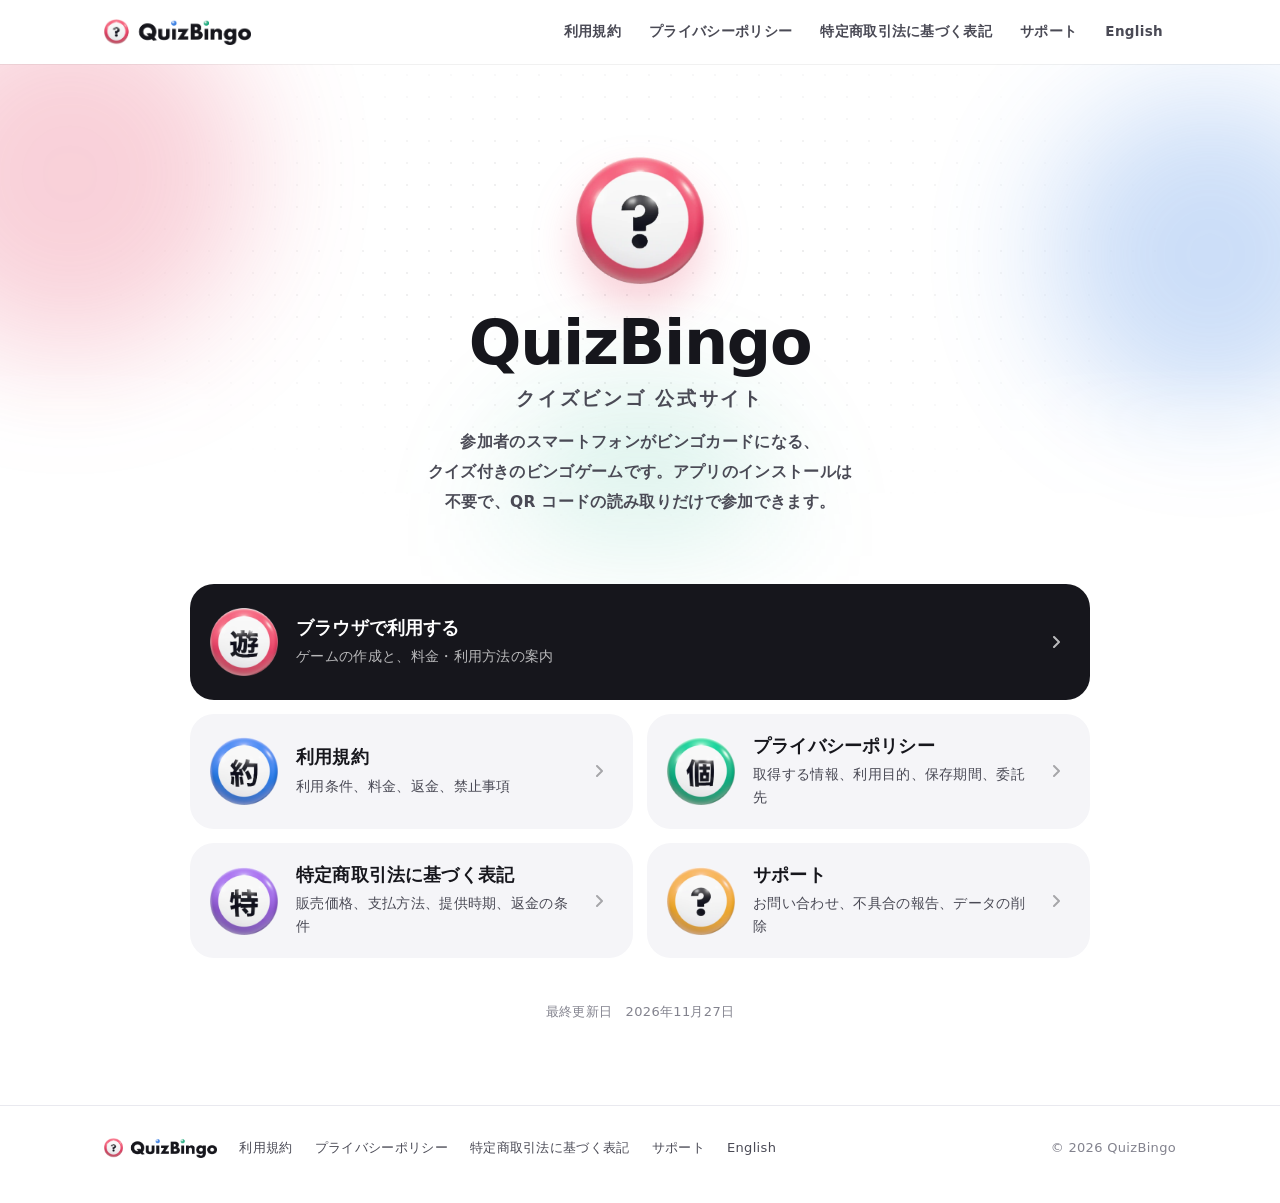
<file: index.html>
<!doctype html>
<html lang="ja">
<head>
<meta charset="utf-8">
<meta name="viewport" content="width=device-width,initial-scale=1,viewport-fit=cover">
<title>QuizBingo（クイズビンゴ）公式サイト</title>
<meta name="description" content="スマートフォンがビンゴカードになる、クイズ付きのビンゴゲーム「QuizBingo（クイズビンゴ）」の公式サイト。利用規約、プライバシーポリシー、特定商取引法に基づく表記、サポート情報を掲載しています。">
<meta property="og:title" content="QuizBingo（クイズビンゴ）公式サイト">
<meta property="og:description" content="スマートフォンがビンゴカードになる、クイズ付きのビンゴゲーム。">
<meta property="og:image" content="assets/icon.png">
<link rel="alternate" hreflang="ja" href="https://jsakuta.github.io/quizbingo-legal/">
<link rel="alternate" hreflang="en" href="https://jsakuta.github.io/quizbingo-legal/en/">
<link rel="icon" href="assets/icon.png">
<link rel="apple-touch-icon" href="assets/icon.png">
<link rel="stylesheet" href="assets/site.css">
</head>
<body>
<header class="top"><div class="wrap">
  <a href="./" aria-label="QuizBingo 公式サイト"><img class="logo" src="assets/logo.png" alt="QuizBingo" width="907" height="160"></a>
  <nav aria-label="文書"><a href="terms.html">利用規約</a><a href="privacy.html">プライバシーポリシー</a><a href="tokushoho.html">特定商取引法に基づく表記</a><a href="support.html">サポート</a><a href="en/" hreflang="en" lang="en">English</a></nav>
</div></header>

<main>
<section class="hero">
  <div class="hero-bg" aria-hidden="true"><i class="orb a"></i><i class="orb b"></i><i class="orb c"></i></div>
  <div class="wrap">
    <img class="hero-ball" src="assets/balls/d-brand.webp" alt="" width="132" height="132">
    <h1>QuizBingo<small>クイズビンゴ 公式サイト</small></h1>
    <p class="lead">参加者のスマートフォンがビンゴカードになる、クイズ付きのビンゴゲームです。アプリのインストールは不要で、QR コードの読み取りだけで参加できます。</p>
  </div>
</section>

<div class="wrap">
  <nav class="cards" aria-label="文書の一覧">
    <a class="card primary" href="https://quizbingo.pages.dev/" style="--i:0">
      <img src="assets/balls/d-play.webp" alt="" width="74" height="74">
      <b>ブラウザで利用する</b>
      <span>ゲームの作成と、料金・利用方法の案内</span>
      <svg class="go" viewBox="0 0 16 16" aria-hidden="true"><path d="M6 3l5 5-5 5"/></svg>
    </a>
    <a class="card" href="terms.html" style="--i:1">
      <img src="assets/balls/d-terms.webp" alt="" width="74" height="74">
      <b>利用規約</b>
      <span>利用条件、料金、返金、禁止事項</span>
      <svg class="go" viewBox="0 0 16 16" aria-hidden="true"><path d="M6 3l5 5-5 5"/></svg>
    </a>
    <a class="card" href="privacy.html" style="--i:2">
      <img src="assets/balls/d-privacy.webp" alt="" width="74" height="74">
      <b>プライバシーポリシー</b>
      <span>取得する情報、利用目的、保存期間、委託先</span>
      <svg class="go" viewBox="0 0 16 16" aria-hidden="true"><path d="M6 3l5 5-5 5"/></svg>
    </a>
    <a class="card" href="tokushoho.html" style="--i:3">
      <img src="assets/balls/d-tokushoho.webp" alt="" width="74" height="74">
      <b>特定商取引法に基づく表記</b>
      <span>販売価格、支払方法、提供時期、返金の条件</span>
      <svg class="go" viewBox="0 0 16 16" aria-hidden="true"><path d="M6 3l5 5-5 5"/></svg>
    </a>
    <a class="card" href="support.html" style="--i:4">
      <img src="assets/balls/d-support.webp" alt="" width="74" height="74">
      <b>サポート</b>
      <span>お問い合わせ、不具合の報告、データの削除</span>
      <svg class="go" viewBox="0 0 16 16" aria-hidden="true"><path d="M6 3l5 5-5 5"/></svg>
    </a>
  </nav>
  <p class="note">最終更新日　2026年11月27日</p>
</div>
</main>

<footer class="foot"><div class="wrap">
  <img src="assets/logo.png" alt="QuizBingo" width="907" height="160">
  <a href="terms.html">利用規約</a><a href="privacy.html">プライバシーポリシー</a><a href="tokushoho.html">特定商取引法に基づく表記</a><a href="support.html">サポート</a><a href="en/" hreflang="en" lang="en">English</a>
  <span class="copy">© 2026 QuizBingo</span>
</div></footer>
</body>
</html>
</file>
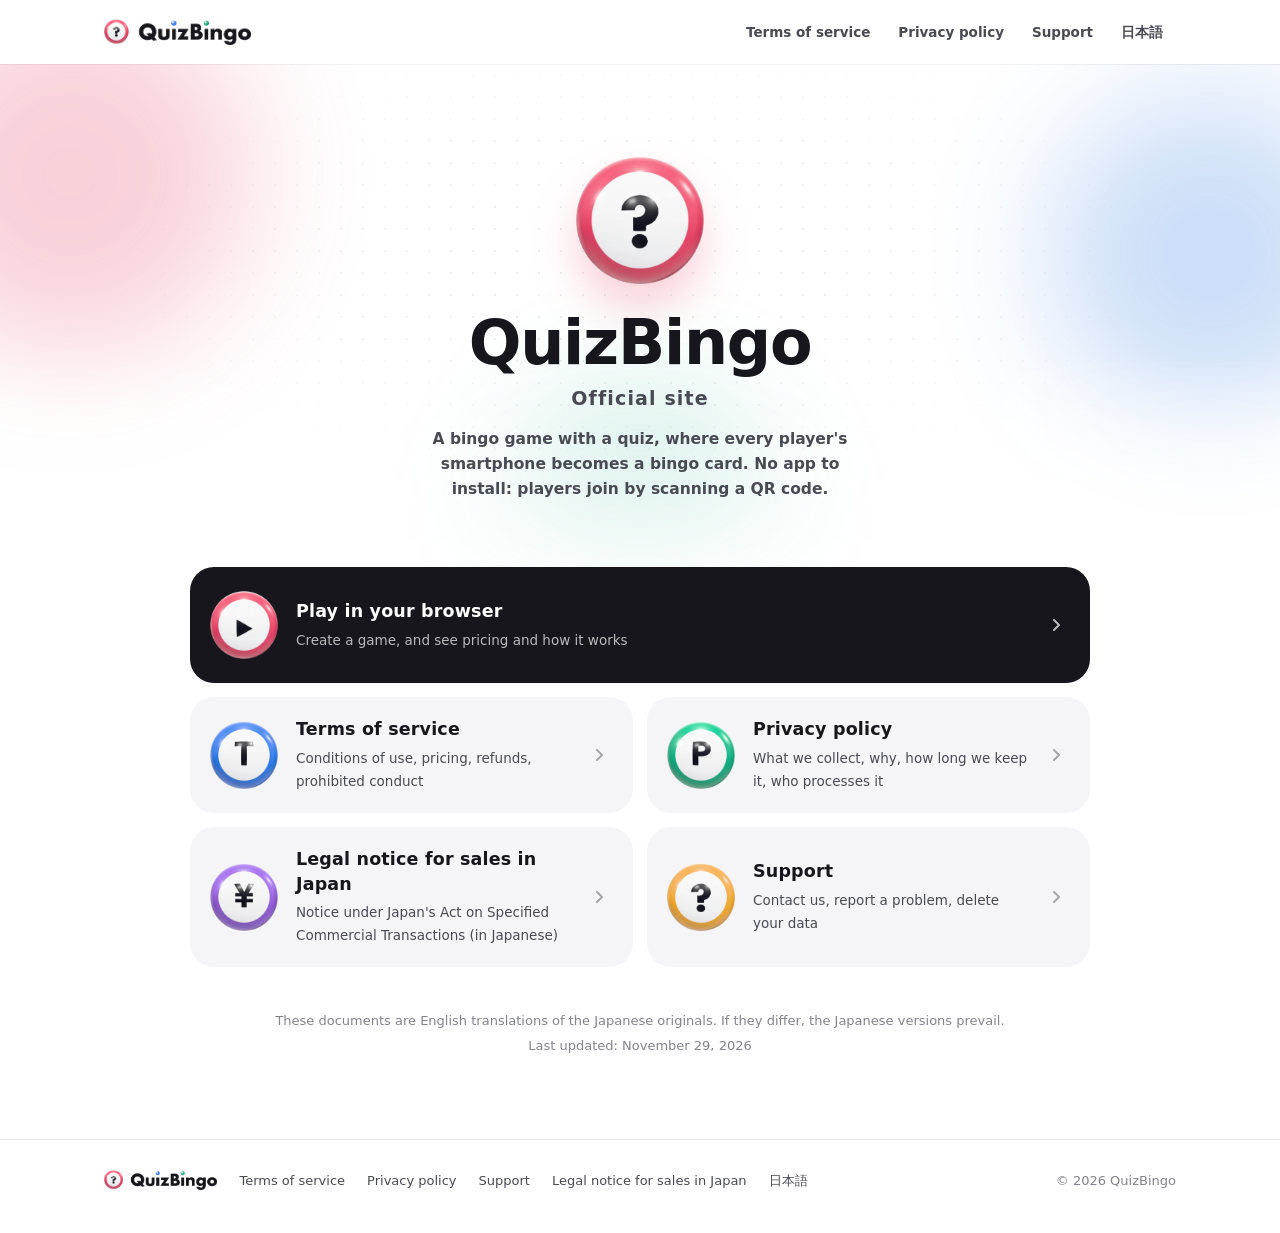
<file: en/index.html>
<!doctype html>
<html lang="en">
<head>
<meta charset="utf-8">
<meta name="viewport" content="width=device-width,initial-scale=1,viewport-fit=cover">
<title>QuizBingo official site</title>
<meta name="description" content="Official site of QuizBingo, a bingo game with a quiz where every player's smartphone becomes a bingo card. Terms of service, privacy policy and support.">
<meta property="og:title" content="QuizBingo official site">
<meta property="og:description" content="A bingo game with a quiz, where every player's smartphone becomes a bingo card.">
<meta property="og:image" content="../assets/icon.png">
<link rel="alternate" hreflang="ja" href="https://jsakuta.github.io/quizbingo-legal/">
<link rel="alternate" hreflang="en" href="https://jsakuta.github.io/quizbingo-legal/en/">
<link rel="icon" href="../assets/icon.png">
<link rel="apple-touch-icon" href="../assets/icon.png">
<link rel="stylesheet" href="../assets/site.css">
</head>
<body>
<!-- 日本語の index.html の英語の版（全世界の計画 L8）。特定商取引法に基づく表記は日本語だけなので、日本語のページへつなぐ -->
<header class="top"><div class="wrap">
  <a href="./" aria-label="QuizBingo official site"><img class="logo" src="../assets/logo.png" alt="QuizBingo" width="907" height="160"></a>
  <nav aria-label="Documents"><a href="terms.html">Terms of service</a><a href="privacy.html">Privacy policy</a><a href="support.html">Support</a><a href="../" hreflang="ja" lang="ja">日本語</a></nav>
</div></header>

<main>
<section class="hero">
  <div class="hero-bg" aria-hidden="true"><i class="orb a"></i><i class="orb b"></i><i class="orb c"></i></div>
  <div class="wrap">
    <img class="hero-ball" src="../assets/balls/d-brand.webp" alt="" width="132" height="132">
    <h1>QuizBingo<small>Official site</small></h1>
    <p class="lead">A bingo game with a quiz, where every player's smartphone becomes a bingo card. No app to install: players join by scanning a QR code.</p>
  </div>
</section>

<div class="wrap">
  <nav class="cards" aria-label="Documents">
    <a class="card primary" href="https://quizbingo.pages.dev/en/" style="--i:0">
      <img src="../assets/balls/en/d-play.webp" alt="" width="74" height="74">
      <b>Play in your browser</b>
      <span>Create a game, and see pricing and how it works</span>
      <svg class="go" viewBox="0 0 16 16" aria-hidden="true"><path d="M6 3l5 5-5 5"/></svg>
    </a>
    <a class="card" href="terms.html" style="--i:1">
      <img src="../assets/balls/en/d-terms.webp" alt="" width="74" height="74">
      <b>Terms of service</b>
      <span>Conditions of use, pricing, refunds, prohibited conduct</span>
      <svg class="go" viewBox="0 0 16 16" aria-hidden="true"><path d="M6 3l5 5-5 5"/></svg>
    </a>
    <a class="card" href="privacy.html" style="--i:2">
      <img src="../assets/balls/en/d-privacy.webp" alt="" width="74" height="74">
      <b>Privacy policy</b>
      <span>What we collect, why, how long we keep it, who processes it</span>
      <svg class="go" viewBox="0 0 16 16" aria-hidden="true"><path d="M6 3l5 5-5 5"/></svg>
    </a>
    <a class="card" href="../tokushoho.html" hreflang="ja" style="--i:3">
      <img src="../assets/balls/en/d-tokushoho.webp" alt="" width="74" height="74">
      <b>Legal notice for sales in Japan</b>
      <span>Notice under Japan's Act on Specified Commercial Transactions (in Japanese)</span>
      <svg class="go" viewBox="0 0 16 16" aria-hidden="true"><path d="M6 3l5 5-5 5"/></svg>
    </a>
    <a class="card" href="support.html" style="--i:4">
      <img src="../assets/balls/d-support.webp" alt="" width="74" height="74">
      <b>Support</b>
      <span>Contact us, report a problem, delete your data</span>
      <svg class="go" viewBox="0 0 16 16" aria-hidden="true"><path d="M6 3l5 5-5 5"/></svg>
    </a>
  </nav>
  <p class="note">These documents are English translations of the Japanese originals. If they differ, the Japanese versions prevail.<br>Last updated: November 29, 2026</p>
</div>
</main>

<footer class="foot"><div class="wrap">
  <img src="../assets/logo.png" alt="QuizBingo" width="907" height="160">
  <a href="terms.html">Terms of service</a><a href="privacy.html">Privacy policy</a><a href="support.html">Support</a><a href="../tokushoho.html" hreflang="ja">Legal notice for sales in Japan</a><a href="../" hreflang="ja" lang="ja">日本語</a>
  <span class="copy">© 2026 QuizBingo</span>
</div></footer>
</body>
</html>
</file>
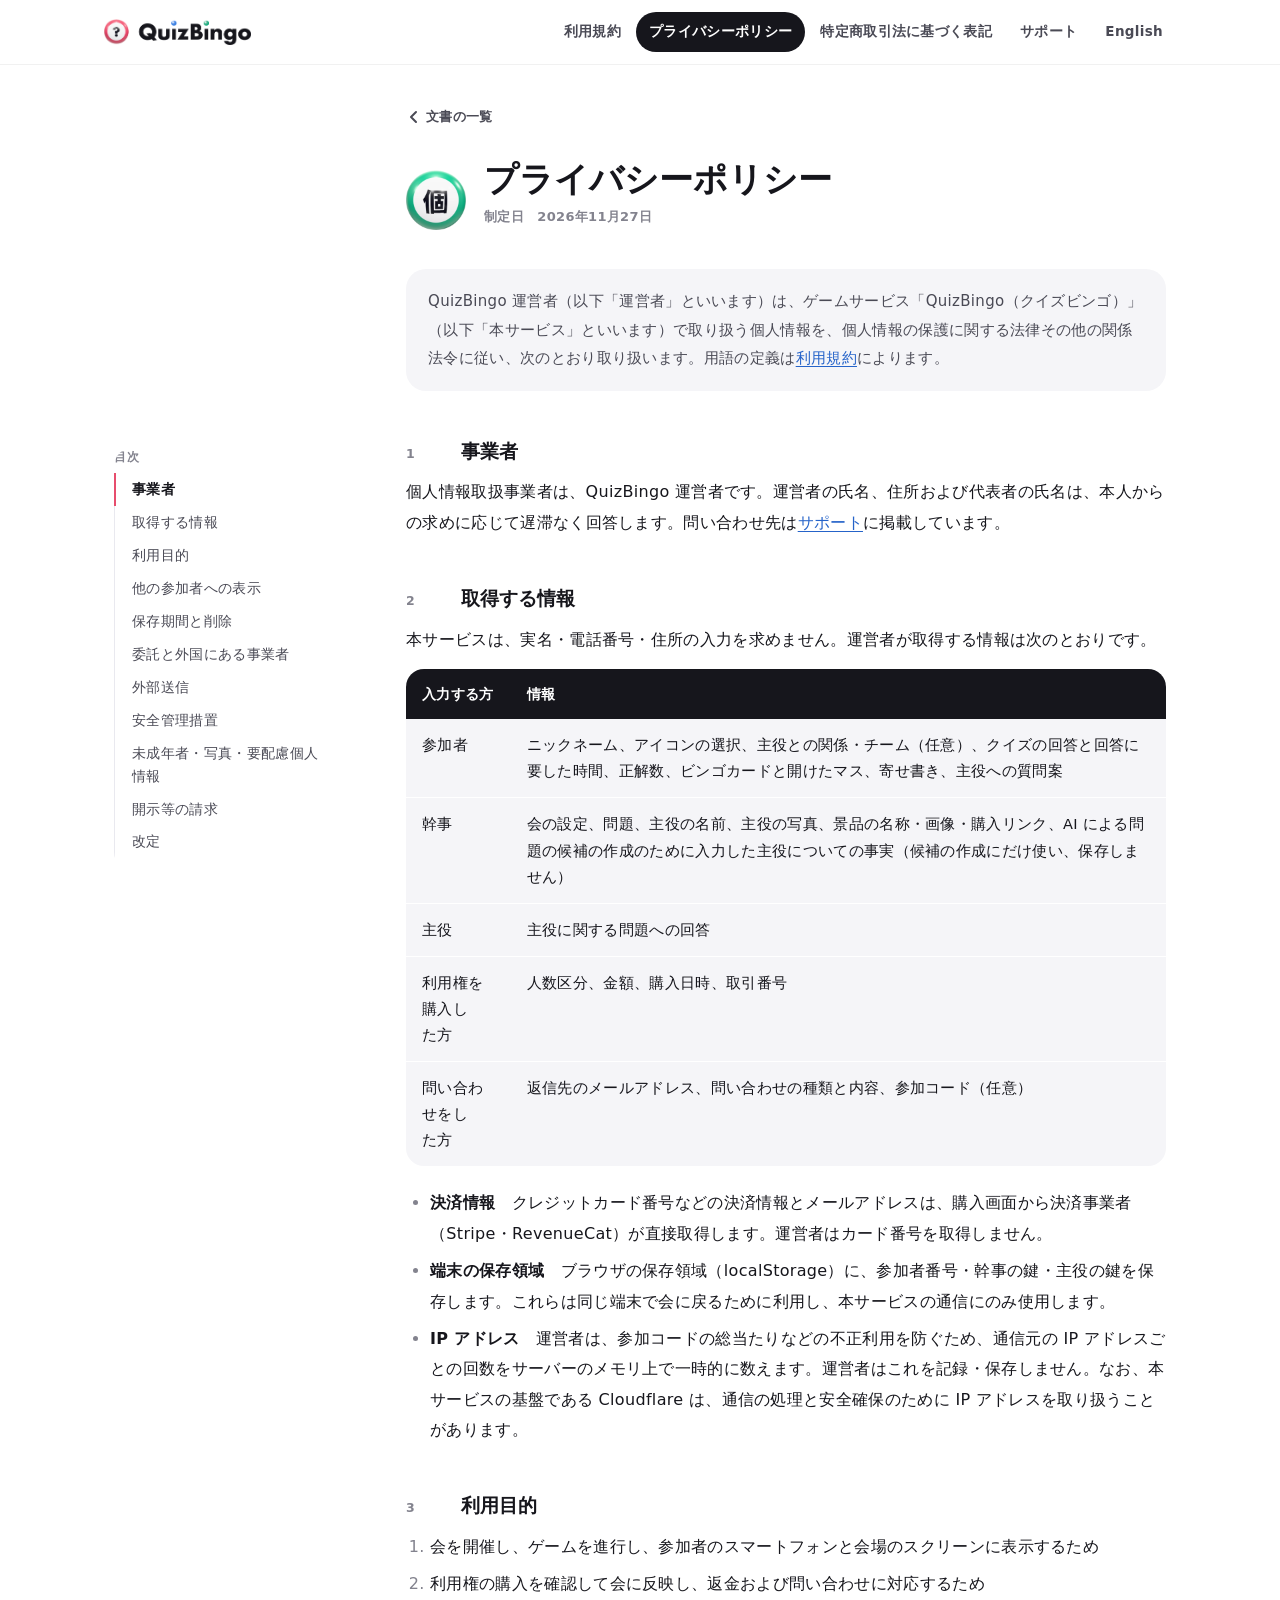
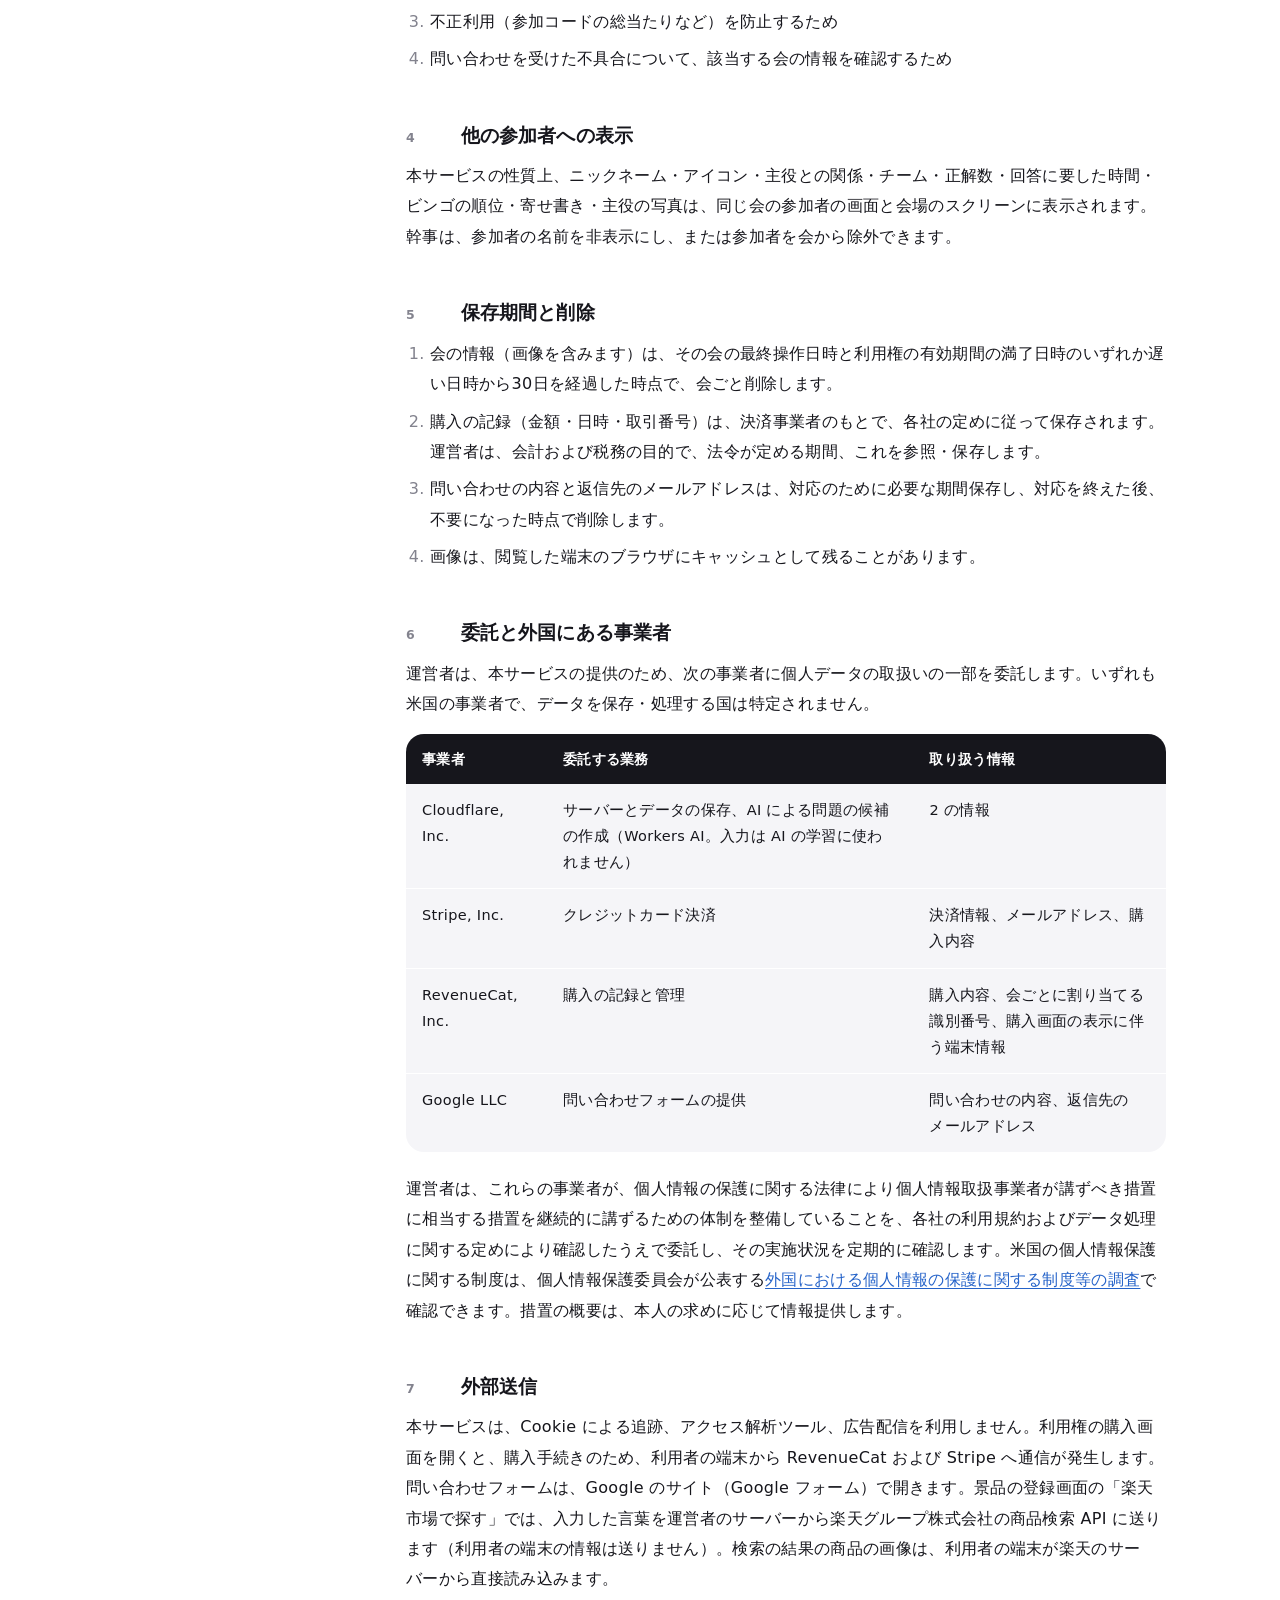
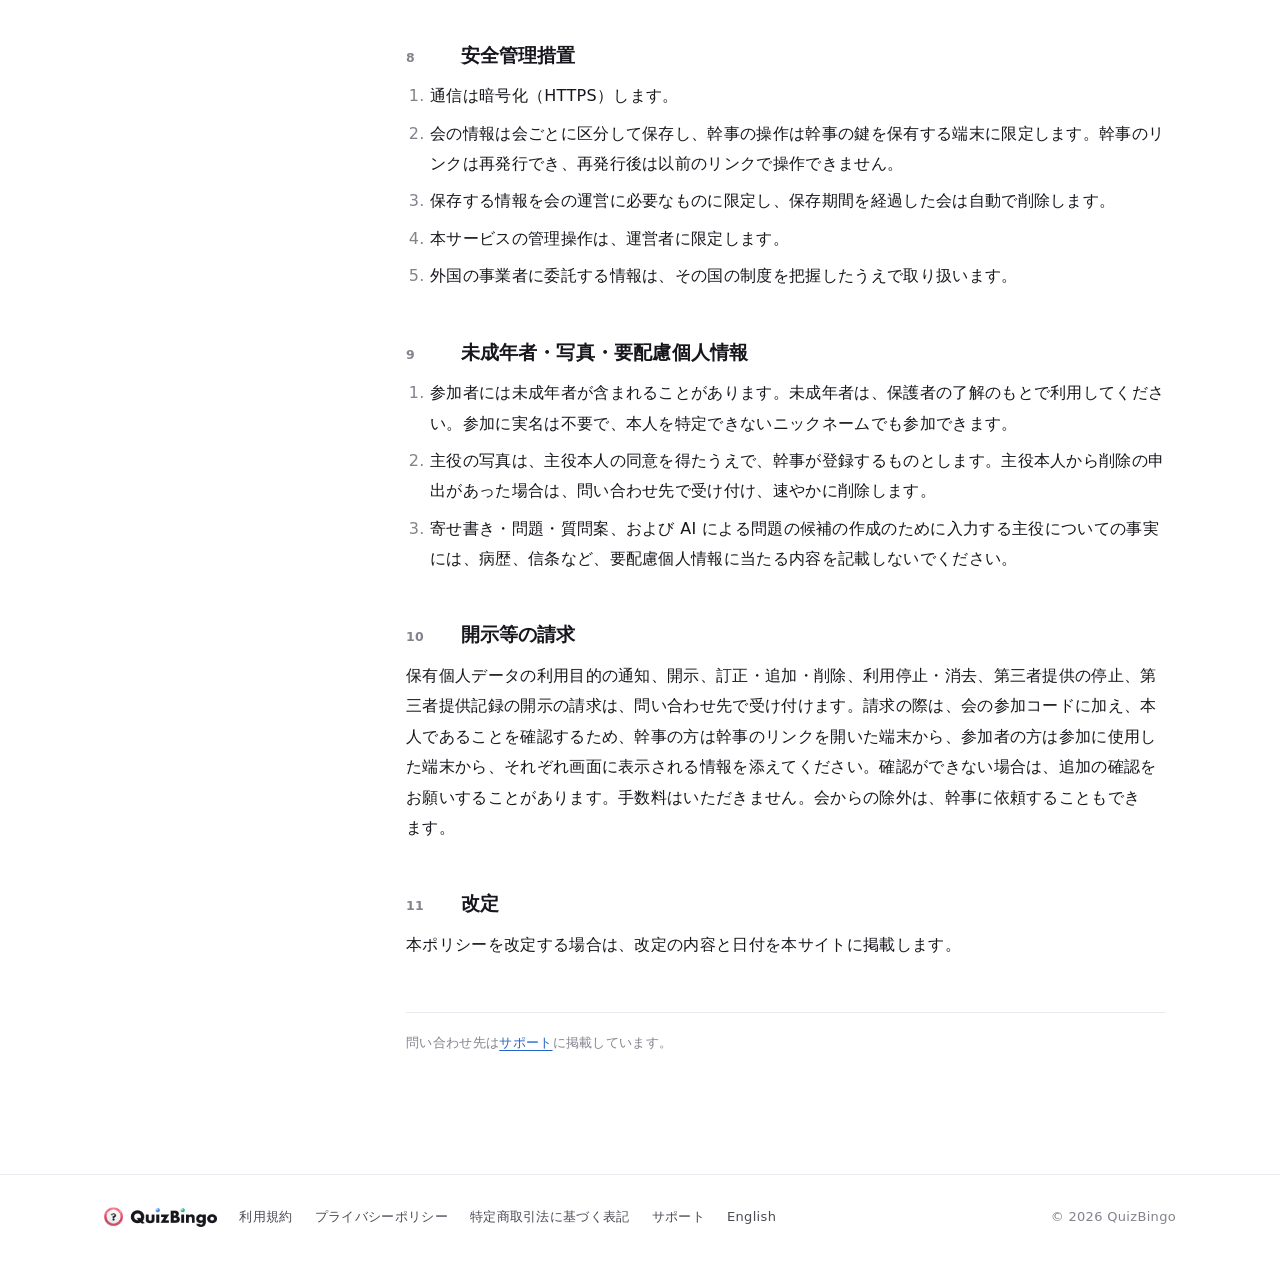
<file: privacy.html>
<!doctype html>
<html lang="ja">
<head>
<meta charset="utf-8">
<meta name="viewport" content="width=device-width,initial-scale=1,viewport-fit=cover">
<title>プライバシーポリシー｜QuizBingo（クイズビンゴ）</title>
<meta name="description" content="QuizBingo（クイズビンゴ）における個人情報の取扱い。取得する情報、利用目的、保存期間、委託先を定めます。">
<link rel="alternate" hreflang="ja" href="https://jsakuta.github.io/quizbingo-legal/privacy.html">
<link rel="alternate" hreflang="en" href="https://jsakuta.github.io/quizbingo-legal/en/privacy.html">
<link rel="icon" href="assets/icon.png">
<link rel="apple-touch-icon" href="assets/icon.png">
<link rel="stylesheet" href="assets/site.css">
<script src="assets/site.js" defer></script>
</head>
<body>
<header class="top"><div class="wrap">
  <a href="./" aria-label="QuizBingo 公式サイト"><img class="logo" src="assets/logo.png" alt="QuizBingo" width="907" height="160"></a>
  <nav aria-label="文書"><a href="terms.html">利用規約</a><a href="privacy.html" aria-current="page">プライバシーポリシー</a><a href="tokushoho.html">特定商取引法に基づく表記</a><a href="support.html">サポート</a><a href="en/privacy.html" hreflang="en" lang="en">English</a></nav>
</div></header>

<main class="doc has-toc">
<div class="doc-lead">
<a class="back" href="./"><svg viewBox="0 0 16 16" aria-hidden="true"><path d="M10 3 5 8l5 5"/></svg>文書の一覧</a>
<div class="doc-head">
  <img src="assets/balls/d-privacy.webp" alt="" width="64" height="64">
  <h1>プライバシーポリシー</h1>
  <p>制定日　2026年11月27日</p>
</div>

<p class="intro">QuizBingo 運営者（以下「運営者」といいます）は、ゲームサービス「QuizBingo（クイズビンゴ）」（以下「本サービス」といいます）で取り扱う個人情報を、個人情報の保護に関する法律その他の関係法令に従い、次のとおり取り扱います。用語の定義は<a href="terms.html">利用規約</a>によります。</p>
</div>

<nav class="toc" aria-label="目次"><b>目次</b><ol>
<li><a href="#p1">事業者</a></li><li><a href="#p2">取得する情報</a></li><li><a href="#p3">利用目的</a></li><li><a href="#p4">他の参加者への表示</a></li>
<li><a href="#p5">保存期間と削除</a></li><li><a href="#p6">委託と外国にある事業者</a></li><li><a href="#p7">外部送信</a></li><li><a href="#p8">安全管理措置</a></li>
<li><a href="#p9">未成年者・写真・要配慮個人情報</a></li><li><a href="#p10">開示等の請求</a></li><li><a href="#p11">改定</a></li>
</ol></nav>

<div class="doc-body">
<h2 id="p1"><span class="no">1</span>事業者</h2>
<p>個人情報取扱事業者は、QuizBingo 運営者です。運営者の氏名、住所および代表者の氏名は、本人からの求めに応じて遅滞なく回答します。問い合わせ先は<a href="support.html">サポート</a>に掲載しています。</p>

<h2 id="p2"><span class="no">2</span>取得する情報</h2>
<p>本サービスは、実名・電話番号・住所の入力を求めません。運営者が取得する情報は次のとおりです。</p>
<div class="table-scroll"><table>
<thead><tr><th>入力する方</th><th>情報</th></tr></thead>
<tbody>
<tr><td>参加者</td><td>ニックネーム、アイコンの選択、主役との関係・チーム（任意）、クイズの回答と回答に要した時間、正解数、ビンゴカードと開けたマス、寄せ書き、主役への質問案</td></tr>
<tr><td>幹事</td><td>会の設定、問題、主役の名前、主役の写真、景品の名称・画像・購入リンク、AI による問題の候補の作成のために入力した主役についての事実（候補の作成にだけ使い、保存しません）</td></tr>
<tr><td>主役</td><td>主役に関する問題への回答</td></tr>
<tr><td>利用権を購入した方</td><td>人数区分、金額、購入日時、取引番号</td></tr>
<tr><td>問い合わせをした方</td><td>返信先のメールアドレス、問い合わせの種類と内容、参加コード（任意）</td></tr>
</tbody>
</table></div>
<ul>
<li><strong>決済情報</strong>　クレジットカード番号などの決済情報とメールアドレスは、購入画面から決済事業者（Stripe・RevenueCat）が直接取得します。運営者はカード番号を取得しません。</li>
<li><strong>端末の保存領域</strong>　ブラウザの保存領域（localStorage）に、参加者番号・幹事の鍵・主役の鍵を保存します。これらは同じ端末で会に戻るために利用し、本サービスの通信にのみ使用します。</li>
<li><strong>IP アドレス</strong>　運営者は、参加コードの総当たりなどの不正利用を防ぐため、通信元の IP アドレスごとの回数をサーバーのメモリ上で一時的に数えます。運営者はこれを記録・保存しません。なお、本サービスの基盤である Cloudflare は、通信の処理と安全確保のために IP アドレスを取り扱うことがあります。</li>
</ul>

<h2 id="p3"><span class="no">3</span>利用目的</h2>
<ol>
<li>会を開催し、ゲームを進行し、参加者のスマートフォンと会場のスクリーンに表示するため</li>
<li>利用権の購入を確認して会に反映し、返金および問い合わせに対応するため</li>
<li>不正利用（参加コードの総当たりなど）を防止するため</li>
<li>問い合わせを受けた不具合について、該当する会の情報を確認するため</li>
</ol>

<h2 id="p4"><span class="no">4</span>他の参加者への表示</h2>
<p>本サービスの性質上、ニックネーム・アイコン・主役との関係・チーム・正解数・回答に要した時間・ビンゴの順位・寄せ書き・主役の写真は、同じ会の参加者の画面と会場のスクリーンに表示されます。幹事は、参加者の名前を非表示にし、または参加者を会から除外できます。</p>

<h2 id="p5"><span class="no">5</span>保存期間と削除</h2>
<ol>
<li>会の情報（画像を含みます）は、その会の最終操作日時と利用権の有効期間の満了日時のいずれか遅い日時から30日を経過した時点で、会ごと削除します。</li>
<li>購入の記録（金額・日時・取引番号）は、決済事業者のもとで、各社の定めに従って保存されます。運営者は、会計および税務の目的で、法令が定める期間、これを参照・保存します。</li>
<li>問い合わせの内容と返信先のメールアドレスは、対応のために必要な期間保存し、対応を終えた後、不要になった時点で削除します。</li>
<li>画像は、閲覧した端末のブラウザにキャッシュとして残ることがあります。</li>
</ol>

<h2 id="p6"><span class="no">6</span>委託と外国にある事業者</h2>
<p>運営者は、本サービスの提供のため、次の事業者に個人データの取扱いの一部を委託します。いずれも米国の事業者で、データを保存・処理する国は特定されません。</p>
<div class="table-scroll"><table>
<thead><tr><th>事業者</th><th>委託する業務</th><th>取り扱う情報</th></tr></thead>
<tbody>
<tr><td>Cloudflare, Inc.</td><td>サーバーとデータの保存、AI による問題の候補の作成（Workers AI。入力は AI の学習に使われません）</td><td>2 の情報</td></tr>
<tr><td>Stripe, Inc.</td><td>クレジットカード決済</td><td>決済情報、メールアドレス、購入内容</td></tr>
<tr><td>RevenueCat, Inc.</td><td>購入の記録と管理</td><td>購入内容、会ごとに割り当てる識別番号、購入画面の表示に伴う端末情報</td></tr>
<tr><td>Google LLC</td><td>問い合わせフォームの提供</td><td>問い合わせの内容、返信先のメールアドレス</td></tr>
</tbody>
</table></div>
<p>運営者は、これらの事業者が、個人情報の保護に関する法律により個人情報取扱事業者が講ずべき措置に相当する措置を継続的に講ずるための体制を整備していることを、各社の利用規約およびデータ処理に関する定めにより確認したうえで委託し、その実施状況を定期的に確認します。米国の個人情報保護に関する制度は、個人情報保護委員会が公表する<a href="https://www.ppc.go.jp/personalinfo/legal/kaiseihogohou/#gaikoku" target="_blank" rel="noopener">外国における個人情報の保護に関する制度等の調査</a>で確認できます。措置の概要は、本人の求めに応じて情報提供します。</p>

<h2 id="p7"><span class="no">7</span>外部送信</h2>
<p>本サービスは、Cookie による追跡、アクセス解析ツール、広告配信を利用しません。利用権の購入画面を開くと、購入手続きのため、利用者の端末から RevenueCat および Stripe へ通信が発生します。問い合わせフォームは、Google のサイト（Google フォーム）で開きます。景品の登録画面の「楽天市場で探す」では、入力した言葉を運営者のサーバーから楽天グループ株式会社の商品検索 API に送ります（利用者の端末の情報は送りません）。検索の結果の商品の画像は、利用者の端末が楽天のサーバーから直接読み込みます。</p>

<h2 id="p8"><span class="no">8</span>安全管理措置</h2>
<ol>
<li>通信は暗号化（HTTPS）します。</li>
<li>会の情報は会ごとに区分して保存し、幹事の操作は幹事の鍵を保有する端末に限定します。幹事のリンクは再発行でき、再発行後は以前のリンクで操作できません。</li>
<li>保存する情報を会の運営に必要なものに限定し、保存期間を経過した会は自動で削除します。</li>
<li>本サービスの管理操作は、運営者に限定します。</li>
<li>外国の事業者に委託する情報は、その国の制度を把握したうえで取り扱います。</li>
</ol>

<h2 id="p9"><span class="no">9</span>未成年者・写真・要配慮個人情報</h2>
<ol>
<li>参加者には未成年者が含まれることがあります。未成年者は、保護者の了解のもとで利用してください。参加に実名は不要で、本人を特定できないニックネームでも参加できます。</li>
<li>主役の写真は、主役本人の同意を得たうえで、幹事が登録するものとします。主役本人から削除の申出があった場合は、問い合わせ先で受け付け、速やかに削除します。</li>
<li>寄せ書き・問題・質問案、および AI による問題の候補の作成のために入力する主役についての事実には、病歴、信条など、要配慮個人情報に当たる内容を記載しないでください。</li>
</ol>

<h2 id="p10"><span class="no">10</span>開示等の請求</h2>
<p>保有個人データの利用目的の通知、開示、訂正・追加・削除、利用停止・消去、第三者提供の停止、第三者提供記録の開示の請求は、問い合わせ先で受け付けます。請求の際は、会の参加コードに加え、本人であることを確認するため、幹事の方は幹事のリンクを開いた端末から、参加者の方は参加に使用した端末から、それぞれ画面に表示される情報を添えてください。確認ができない場合は、追加の確認をお願いすることがあります。手数料はいただきません。会からの除外は、幹事に依頼することもできます。</p>

<h2 id="p11"><span class="no">11</span>改定</h2>
<p>本ポリシーを改定する場合は、改定の内容と日付を本サイトに掲載します。</p>

<p class="meta">問い合わせ先は<a href="support.html">サポート</a>に掲載しています。</p>
</div>
</main>

<footer class="foot"><div class="wrap">
  <img src="assets/logo.png" alt="QuizBingo" width="907" height="160">
  <a href="terms.html">利用規約</a><a href="privacy.html">プライバシーポリシー</a><a href="tokushoho.html">特定商取引法に基づく表記</a><a href="support.html">サポート</a><a href="en/privacy.html" hreflang="en" lang="en">English</a>
  <span class="copy">© 2026 QuizBingo</span>
</div></footer>
</body>
</html>
</file>
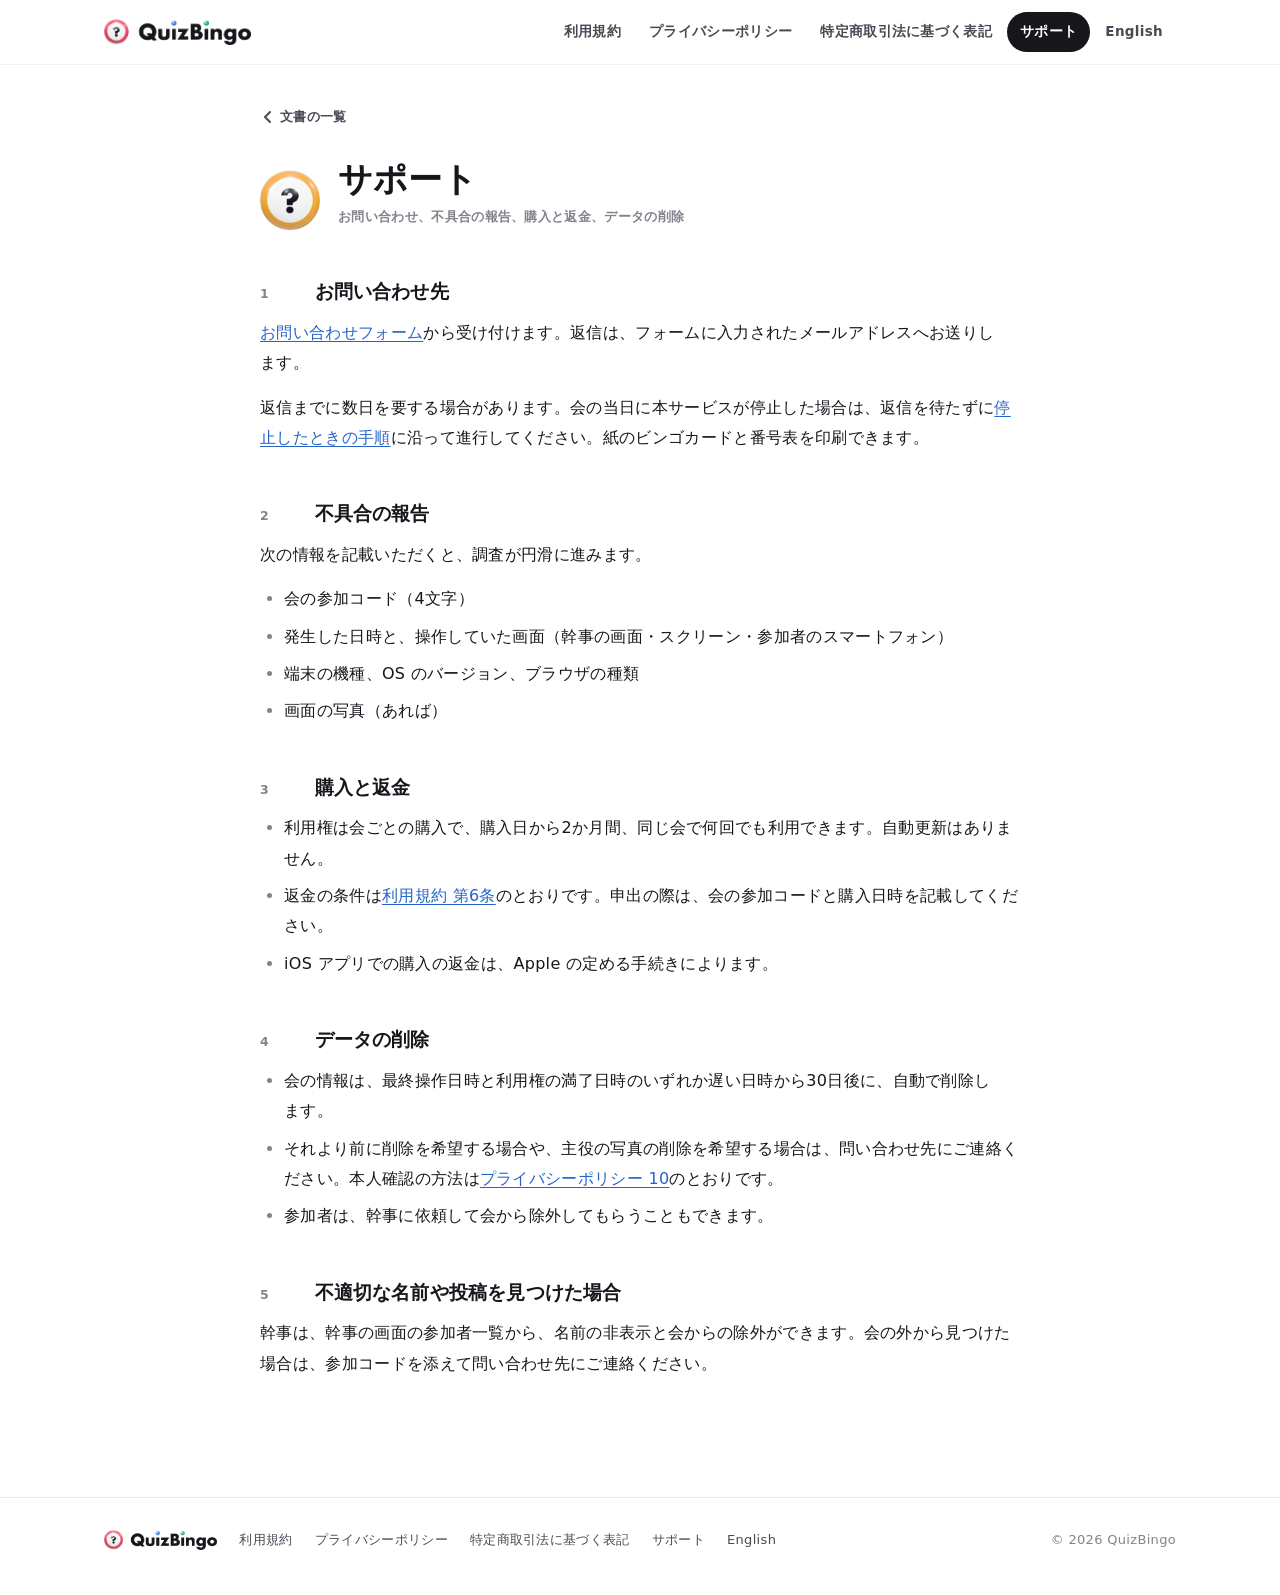
<file: support.html>
<!doctype html>
<html lang="ja">
<head>
<meta charset="utf-8">
<meta name="viewport" content="width=device-width,initial-scale=1,viewport-fit=cover">
<title>サポート｜QuizBingo（クイズビンゴ）</title>
<meta name="description" content="QuizBingo（クイズビンゴ）のサポート。お問い合わせ、不具合の報告、購入と返金、データの削除について。">
<link rel="alternate" hreflang="ja" href="https://jsakuta.github.io/quizbingo-legal/support.html">
<link rel="alternate" hreflang="en" href="https://jsakuta.github.io/quizbingo-legal/en/support.html">
<link rel="icon" href="assets/icon.png">
<link rel="apple-touch-icon" href="assets/icon.png">
<link rel="stylesheet" href="assets/site.css">
<script src="assets/site.js" defer></script>
</head>
<body>
<header class="top"><div class="wrap">
  <a href="./" aria-label="QuizBingo 公式サイト"><img class="logo" src="assets/logo.png" alt="QuizBingo" width="907" height="160"></a>
  <nav aria-label="文書"><a href="terms.html">利用規約</a><a href="privacy.html">プライバシーポリシー</a><a href="tokushoho.html">特定商取引法に基づく表記</a><a href="support.html" aria-current="page">サポート</a><a href="en/support.html" hreflang="en" lang="en">English</a></nav>
</div></header>

<main class="doc">
<div class="doc-lead">
<a class="back" href="./"><svg viewBox="0 0 16 16" aria-hidden="true"><path d="M10 3 5 8l5 5"/></svg>文書の一覧</a>
<div class="doc-head">
  <img src="assets/balls/d-support.webp" alt="" width="64" height="64">
  <h1>サポート</h1>
  <p>お問い合わせ、不具合の報告、購入と返金、データの削除</p>
</div>
</div>

<div class="doc-body">
<h2 id="s1"><span class="no">1</span>お問い合わせ先</h2>
<p><a href="https://docs.google.com/forms/d/e/1FAIpQLSd0BORcpmBujD0mIWvJx1h-5LAKZMTkj_HRdTWeQNgXFK2fgA/viewform" target="_blank" rel="noopener">お問い合わせフォーム</a>から受け付けます。返信は、フォームに入力されたメールアドレスへお送りします。</p>
<p>返信までに数日を要する場合があります。会の当日に本サービスが停止した場合は、返信を待たずに<a href="https://quizbingo.pages.dev/trouble/">停止したときの手順</a>に沿って進行してください。紙のビンゴカードと番号表を印刷できます。</p>

<h2 id="s2"><span class="no">2</span>不具合の報告</h2>
<p>次の情報を記載いただくと、調査が円滑に進みます。</p>
<ul>
<li>会の参加コード（4文字）</li>
<li>発生した日時と、操作していた画面（幹事の画面・スクリーン・参加者のスマートフォン）</li>
<li>端末の機種、OS のバージョン、ブラウザの種類</li>
<li>画面の写真（あれば）</li>
</ul>

<h2 id="s3"><span class="no">3</span>購入と返金</h2>
<ul>
<li>利用権は会ごとの購入で、購入日から2か月間、同じ会で何回でも利用できます。自動更新はありません。</li>
<li>返金の条件は<a href="terms.html#a6">利用規約 第6条</a>のとおりです。申出の際は、会の参加コードと購入日時を記載してください。</li>
<li>iOS アプリでの購入の返金は、Apple の定める手続きによります。</li>
</ul>

<h2 id="s4"><span class="no">4</span>データの削除</h2>
<ul>
<li>会の情報は、最終操作日時と利用権の満了日時のいずれか遅い日時から30日後に、自動で削除します。</li>
<li>それより前に削除を希望する場合や、主役の写真の削除を希望する場合は、問い合わせ先にご連絡ください。本人確認の方法は<a href="privacy.html#p10">プライバシーポリシー 10</a>のとおりです。</li>
<li>参加者は、幹事に依頼して会から除外してもらうこともできます。</li>
</ul>

<h2 id="s5"><span class="no">5</span>不適切な名前や投稿を見つけた場合</h2>
<p>幹事は、幹事の画面の参加者一覧から、名前の非表示と会からの除外ができます。会の外から見つけた場合は、参加コードを添えて問い合わせ先にご連絡ください。</p>
</div>
</main>

<footer class="foot"><div class="wrap">
  <img src="assets/logo.png" alt="QuizBingo" width="907" height="160">
  <a href="terms.html">利用規約</a><a href="privacy.html">プライバシーポリシー</a><a href="tokushoho.html">特定商取引法に基づく表記</a><a href="support.html">サポート</a><a href="en/support.html" hreflang="en" lang="en">English</a>
  <span class="copy">© 2026 QuizBingo</span>
</div></footer>
</body>
</html>
</file>
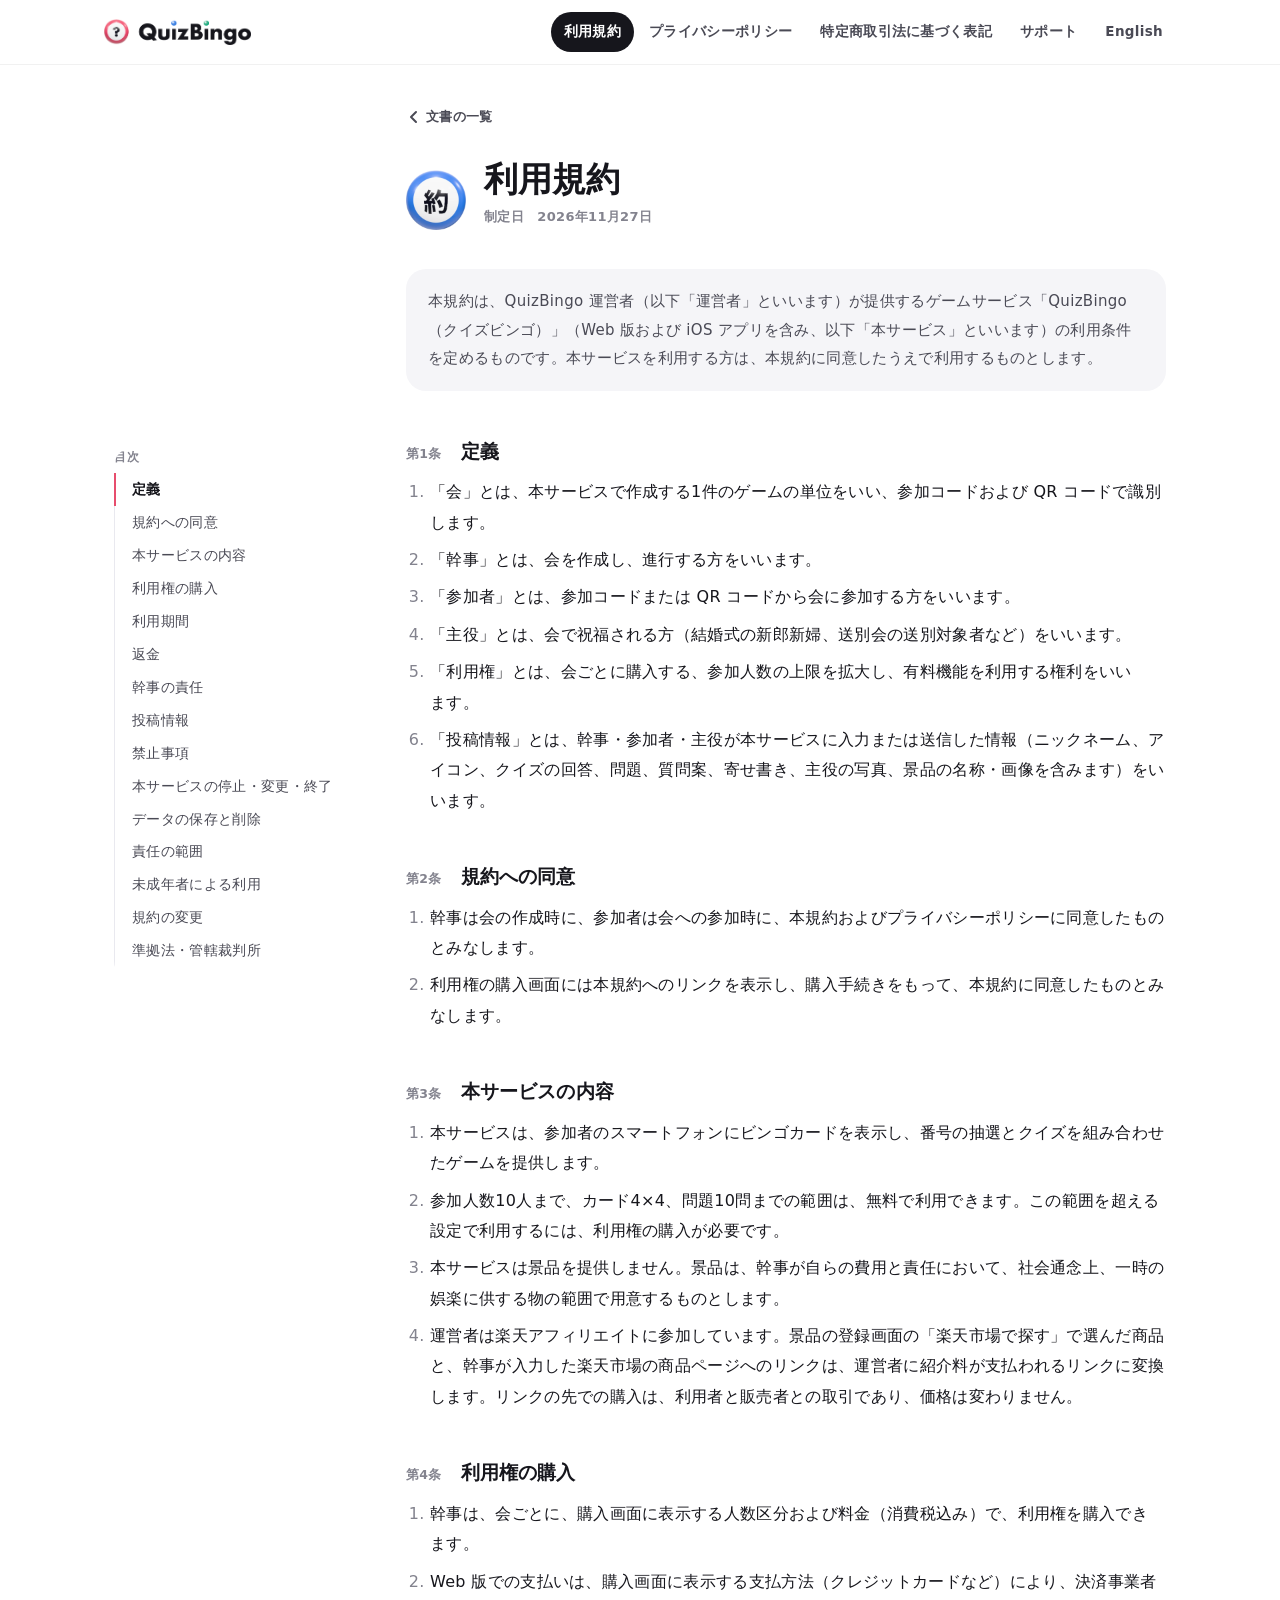
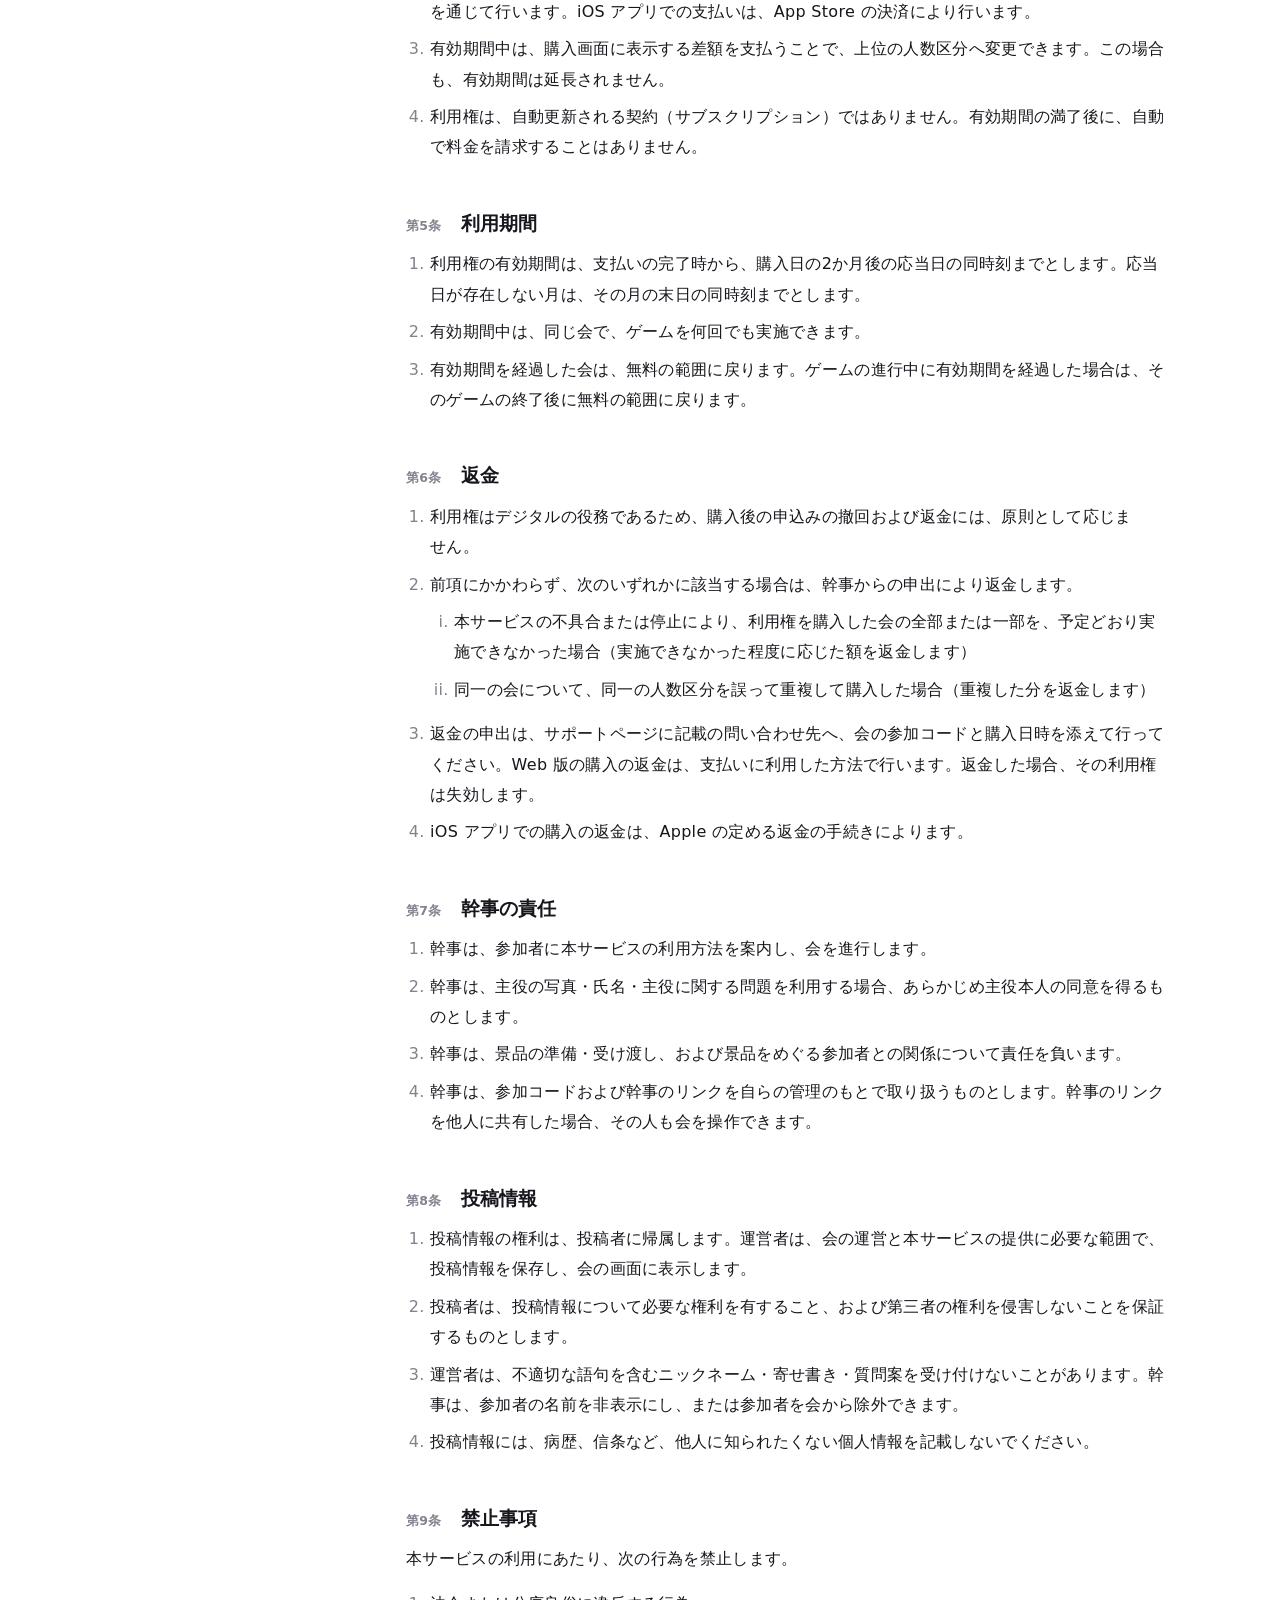
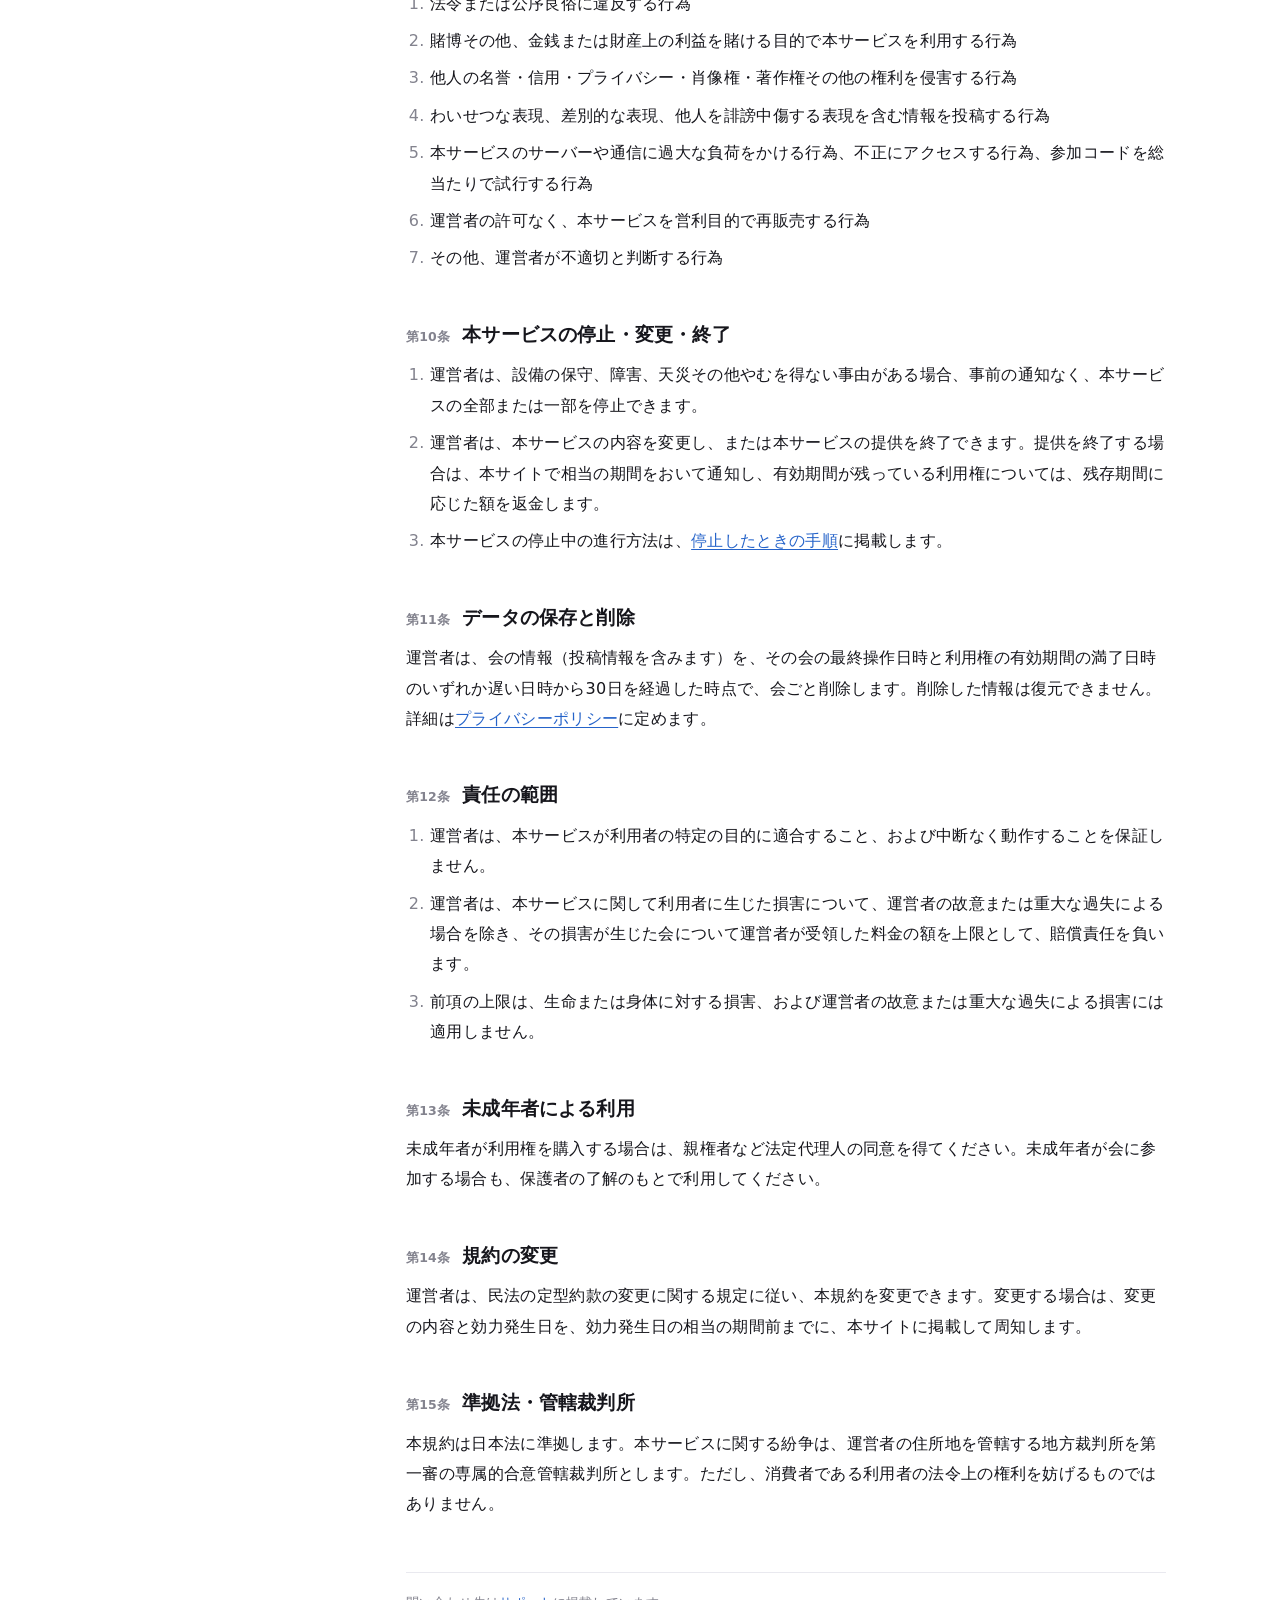
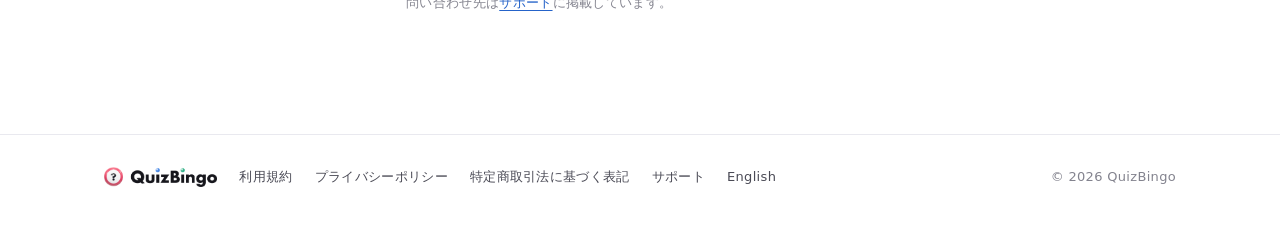
<file: terms.html>
<!doctype html>
<html lang="ja">
<head>
<meta charset="utf-8">
<meta name="viewport" content="width=device-width,initial-scale=1,viewport-fit=cover">
<title>利用規約｜QuizBingo（クイズビンゴ）</title>
<meta name="description" content="QuizBingo（クイズビンゴ）の利用規約。利用条件、料金、返金、禁止事項を定めます。">
<link rel="alternate" hreflang="ja" href="https://jsakuta.github.io/quizbingo-legal/terms.html">
<link rel="alternate" hreflang="en" href="https://jsakuta.github.io/quizbingo-legal/en/terms.html">
<link rel="icon" href="assets/icon.png">
<link rel="apple-touch-icon" href="assets/icon.png">
<link rel="stylesheet" href="assets/site.css">
<script src="assets/site.js" defer></script>
</head>
<body>
<header class="top"><div class="wrap">
  <a href="./" aria-label="QuizBingo 公式サイト"><img class="logo" src="assets/logo.png" alt="QuizBingo" width="907" height="160"></a>
  <nav aria-label="文書"><a href="terms.html" aria-current="page">利用規約</a><a href="privacy.html">プライバシーポリシー</a><a href="tokushoho.html">特定商取引法に基づく表記</a><a href="support.html">サポート</a><a href="en/terms.html" hreflang="en" lang="en">English</a></nav>
</div></header>

<main class="doc has-toc">
<div class="doc-lead">
<a class="back" href="./"><svg viewBox="0 0 16 16" aria-hidden="true"><path d="M10 3 5 8l5 5"/></svg>文書の一覧</a>
<div class="doc-head">
  <img src="assets/balls/d-terms.webp" alt="" width="64" height="64">
  <h1>利用規約</h1>
  <p>制定日　2026年11月27日</p>
</div>

<p class="intro">本規約は、QuizBingo 運営者（以下「運営者」といいます）が提供するゲームサービス「QuizBingo（クイズビンゴ）」（Web 版および iOS アプリを含み、以下「本サービス」といいます）の利用条件を定めるものです。本サービスを利用する方は、本規約に同意したうえで利用するものとします。</p>
</div>

<nav class="toc" aria-label="目次"><b>目次</b><ol>
<li><a href="#a1">定義</a></li><li><a href="#a2">規約への同意</a></li><li><a href="#a3">本サービスの内容</a></li><li><a href="#a4">利用権の購入</a></li>
<li><a href="#a5">利用期間</a></li><li><a href="#a6">返金</a></li><li><a href="#a7">幹事の責任</a></li><li><a href="#a8">投稿情報</a></li>
<li><a href="#a9">禁止事項</a></li><li><a href="#a10">本サービスの停止・変更・終了</a></li><li><a href="#a11">データの保存と削除</a></li><li><a href="#a12">責任の範囲</a></li>
<li><a href="#a13">未成年者による利用</a></li><li><a href="#a14">規約の変更</a></li><li><a href="#a15">準拠法・管轄裁判所</a></li>
</ol></nav>

<div class="doc-body">
<h2 id="a1"><span class="no">第1条</span>定義</h2>
<ol>
<li>「会」とは、本サービスで作成する1件のゲームの単位をいい、参加コードおよび QR コードで識別します。</li>
<li>「幹事」とは、会を作成し、進行する方をいいます。</li>
<li>「参加者」とは、参加コードまたは QR コードから会に参加する方をいいます。</li>
<li>「主役」とは、会で祝福される方（結婚式の新郎新婦、送別会の送別対象者など）をいいます。</li>
<li>「利用権」とは、会ごとに購入する、参加人数の上限を拡大し、有料機能を利用する権利をいいます。</li>
<li>「投稿情報」とは、幹事・参加者・主役が本サービスに入力または送信した情報（ニックネーム、アイコン、クイズの回答、問題、質問案、寄せ書き、主役の写真、景品の名称・画像を含みます）をいいます。</li>
</ol>

<h2 id="a2"><span class="no">第2条</span>規約への同意</h2>
<ol>
<li>幹事は会の作成時に、参加者は会への参加時に、本規約およびプライバシーポリシーに同意したものとみなします。</li>
<li>利用権の購入画面には本規約へのリンクを表示し、購入手続きをもって、本規約に同意したものとみなします。</li>
</ol>

<h2 id="a3"><span class="no">第3条</span>本サービスの内容</h2>
<ol>
<li>本サービスは、参加者のスマートフォンにビンゴカードを表示し、番号の抽選とクイズを組み合わせたゲームを提供します。</li>
<li>参加人数10人まで、カード4×4、問題10問までの範囲は、無料で利用できます。この範囲を超える設定で利用するには、利用権の購入が必要です。</li>
<li>本サービスは景品を提供しません。景品は、幹事が自らの費用と責任において、社会通念上、一時の娯楽に供する物の範囲で用意するものとします。</li>
<li>運営者は楽天アフィリエイトに参加しています。景品の登録画面の「楽天市場で探す」で選んだ商品と、幹事が入力した楽天市場の商品ページへのリンクは、運営者に紹介料が支払われるリンクに変換します。リンクの先での購入は、利用者と販売者との取引であり、価格は変わりません。</li>
</ol>

<h2 id="a4"><span class="no">第4条</span>利用権の購入</h2>
<ol>
<li>幹事は、会ごとに、購入画面に表示する人数区分および料金（消費税込み）で、利用権を購入できます。</li>
<li>Web 版での支払いは、購入画面に表示する支払方法（クレジットカードなど）により、決済事業者を通じて行います。iOS アプリでの支払いは、App Store の決済により行います。</li>
<li>有効期間中は、購入画面に表示する差額を支払うことで、上位の人数区分へ変更できます。この場合も、有効期間は延長されません。</li>
<li>利用権は、自動更新される契約（サブスクリプション）ではありません。有効期間の満了後に、自動で料金を請求することはありません。</li>
</ol>

<h2 id="a5"><span class="no">第5条</span>利用期間</h2>
<ol>
<li>利用権の有効期間は、支払いの完了時から、購入日の2か月後の応当日の同時刻までとします。応当日が存在しない月は、その月の末日の同時刻までとします。</li>
<li>有効期間中は、同じ会で、ゲームを何回でも実施できます。</li>
<li>有効期間を経過した会は、無料の範囲に戻ります。ゲームの進行中に有効期間を経過した場合は、そのゲームの終了後に無料の範囲に戻ります。</li>
</ol>

<h2 id="a6"><span class="no">第6条</span>返金</h2>
<ol>
<li>利用権はデジタルの役務であるため、購入後の申込みの撤回および返金には、原則として応じません。</li>
<li>前項にかかわらず、次のいずれかに該当する場合は、幹事からの申出により返金します。
  <ol>
  <li>本サービスの不具合または停止により、利用権を購入した会の全部または一部を、予定どおり実施できなかった場合（実施できなかった程度に応じた額を返金します）</li>
  <li>同一の会について、同一の人数区分を誤って重複して購入した場合（重複した分を返金します）</li>
  </ol>
</li>
<li>返金の申出は、サポートページに記載の問い合わせ先へ、会の参加コードと購入日時を添えて行ってください。Web 版の購入の返金は、支払いに利用した方法で行います。返金した場合、その利用権は失効します。</li>
<li>iOS アプリでの購入の返金は、Apple の定める返金の手続きによります。</li>
</ol>

<h2 id="a7"><span class="no">第7条</span>幹事の責任</h2>
<ol>
<li>幹事は、参加者に本サービスの利用方法を案内し、会を進行します。</li>
<li>幹事は、主役の写真・氏名・主役に関する問題を利用する場合、あらかじめ主役本人の同意を得るものとします。</li>
<li>幹事は、景品の準備・受け渡し、および景品をめぐる参加者との関係について責任を負います。</li>
<li>幹事は、参加コードおよび幹事のリンクを自らの管理のもとで取り扱うものとします。幹事のリンクを他人に共有した場合、その人も会を操作できます。</li>
</ol>

<h2 id="a8"><span class="no">第8条</span>投稿情報</h2>
<ol>
<li>投稿情報の権利は、投稿者に帰属します。運営者は、会の運営と本サービスの提供に必要な範囲で、投稿情報を保存し、会の画面に表示します。</li>
<li>投稿者は、投稿情報について必要な権利を有すること、および第三者の権利を侵害しないことを保証するものとします。</li>
<li>運営者は、不適切な語句を含むニックネーム・寄せ書き・質問案を受け付けないことがあります。幹事は、参加者の名前を非表示にし、または参加者を会から除外できます。</li>
<li>投稿情報には、病歴、信条など、他人に知られたくない個人情報を記載しないでください。</li>
</ol>

<h2 id="a9"><span class="no">第9条</span>禁止事項</h2>
<p>本サービスの利用にあたり、次の行為を禁止します。</p>
<ol>
<li>法令または公序良俗に違反する行為</li>
<li>賭博その他、金銭または財産上の利益を賭ける目的で本サービスを利用する行為</li>
<li>他人の名誉・信用・プライバシー・肖像権・著作権その他の権利を侵害する行為</li>
<li>わいせつな表現、差別的な表現、他人を誹謗中傷する表現を含む情報を投稿する行為</li>
<li>本サービスのサーバーや通信に過大な負荷をかける行為、不正にアクセスする行為、参加コードを総当たりで試行する行為</li>
<li>運営者の許可なく、本サービスを営利目的で再販売する行為</li>
<li>その他、運営者が不適切と判断する行為</li>
</ol>

<h2 id="a10"><span class="no">第10条</span>本サービスの停止・変更・終了</h2>
<ol>
<li>運営者は、設備の保守、障害、天災その他やむを得ない事由がある場合、事前の通知なく、本サービスの全部または一部を停止できます。</li>
<li>運営者は、本サービスの内容を変更し、または本サービスの提供を終了できます。提供を終了する場合は、本サイトで相当の期間をおいて通知し、有効期間が残っている利用権については、残存期間に応じた額を返金します。</li>
<li>本サービスの停止中の進行方法は、<a href="https://quizbingo.pages.dev/trouble/">停止したときの手順</a>に掲載します。</li>
</ol>

<h2 id="a11"><span class="no">第11条</span>データの保存と削除</h2>
<p>運営者は、会の情報（投稿情報を含みます）を、その会の最終操作日時と利用権の有効期間の満了日時のいずれか遅い日時から30日を経過した時点で、会ごと削除します。削除した情報は復元できません。詳細は<a href="privacy.html">プライバシーポリシー</a>に定めます。</p>

<h2 id="a12"><span class="no">第12条</span>責任の範囲</h2>
<ol>
<li>運営者は、本サービスが利用者の特定の目的に適合すること、および中断なく動作することを保証しません。</li>
<li>運営者は、本サービスに関して利用者に生じた損害について、運営者の故意または重大な過失による場合を除き、その損害が生じた会について運営者が受領した料金の額を上限として、賠償責任を負います。</li>
<li>前項の上限は、生命または身体に対する損害、および運営者の故意または重大な過失による損害には適用しません。</li>
</ol>

<h2 id="a13"><span class="no">第13条</span>未成年者による利用</h2>
<p>未成年者が利用権を購入する場合は、親権者など法定代理人の同意を得てください。未成年者が会に参加する場合も、保護者の了解のもとで利用してください。</p>

<h2 id="a14"><span class="no">第14条</span>規約の変更</h2>
<p>運営者は、民法の定型約款の変更に関する規定に従い、本規約を変更できます。変更する場合は、変更の内容と効力発生日を、効力発生日の相当の期間前までに、本サイトに掲載して周知します。</p>

<h2 id="a15"><span class="no">第15条</span>準拠法・管轄裁判所</h2>
<p>本規約は日本法に準拠します。本サービスに関する紛争は、運営者の住所地を管轄する地方裁判所を第一審の専属的合意管轄裁判所とします。ただし、消費者である利用者の法令上の権利を妨げるものではありません。</p>

<p class="meta">問い合わせ先は<a href="support.html">サポート</a>に掲載しています。</p>
</div>
</main>

<footer class="foot"><div class="wrap">
  <img src="assets/logo.png" alt="QuizBingo" width="907" height="160">
  <a href="terms.html">利用規約</a><a href="privacy.html">プライバシーポリシー</a><a href="tokushoho.html">特定商取引法に基づく表記</a><a href="support.html">サポート</a><a href="en/terms.html" hreflang="en" lang="en">English</a>
  <span class="copy">© 2026 QuizBingo</span>
</div></footer>
</body>
</html>
</file>
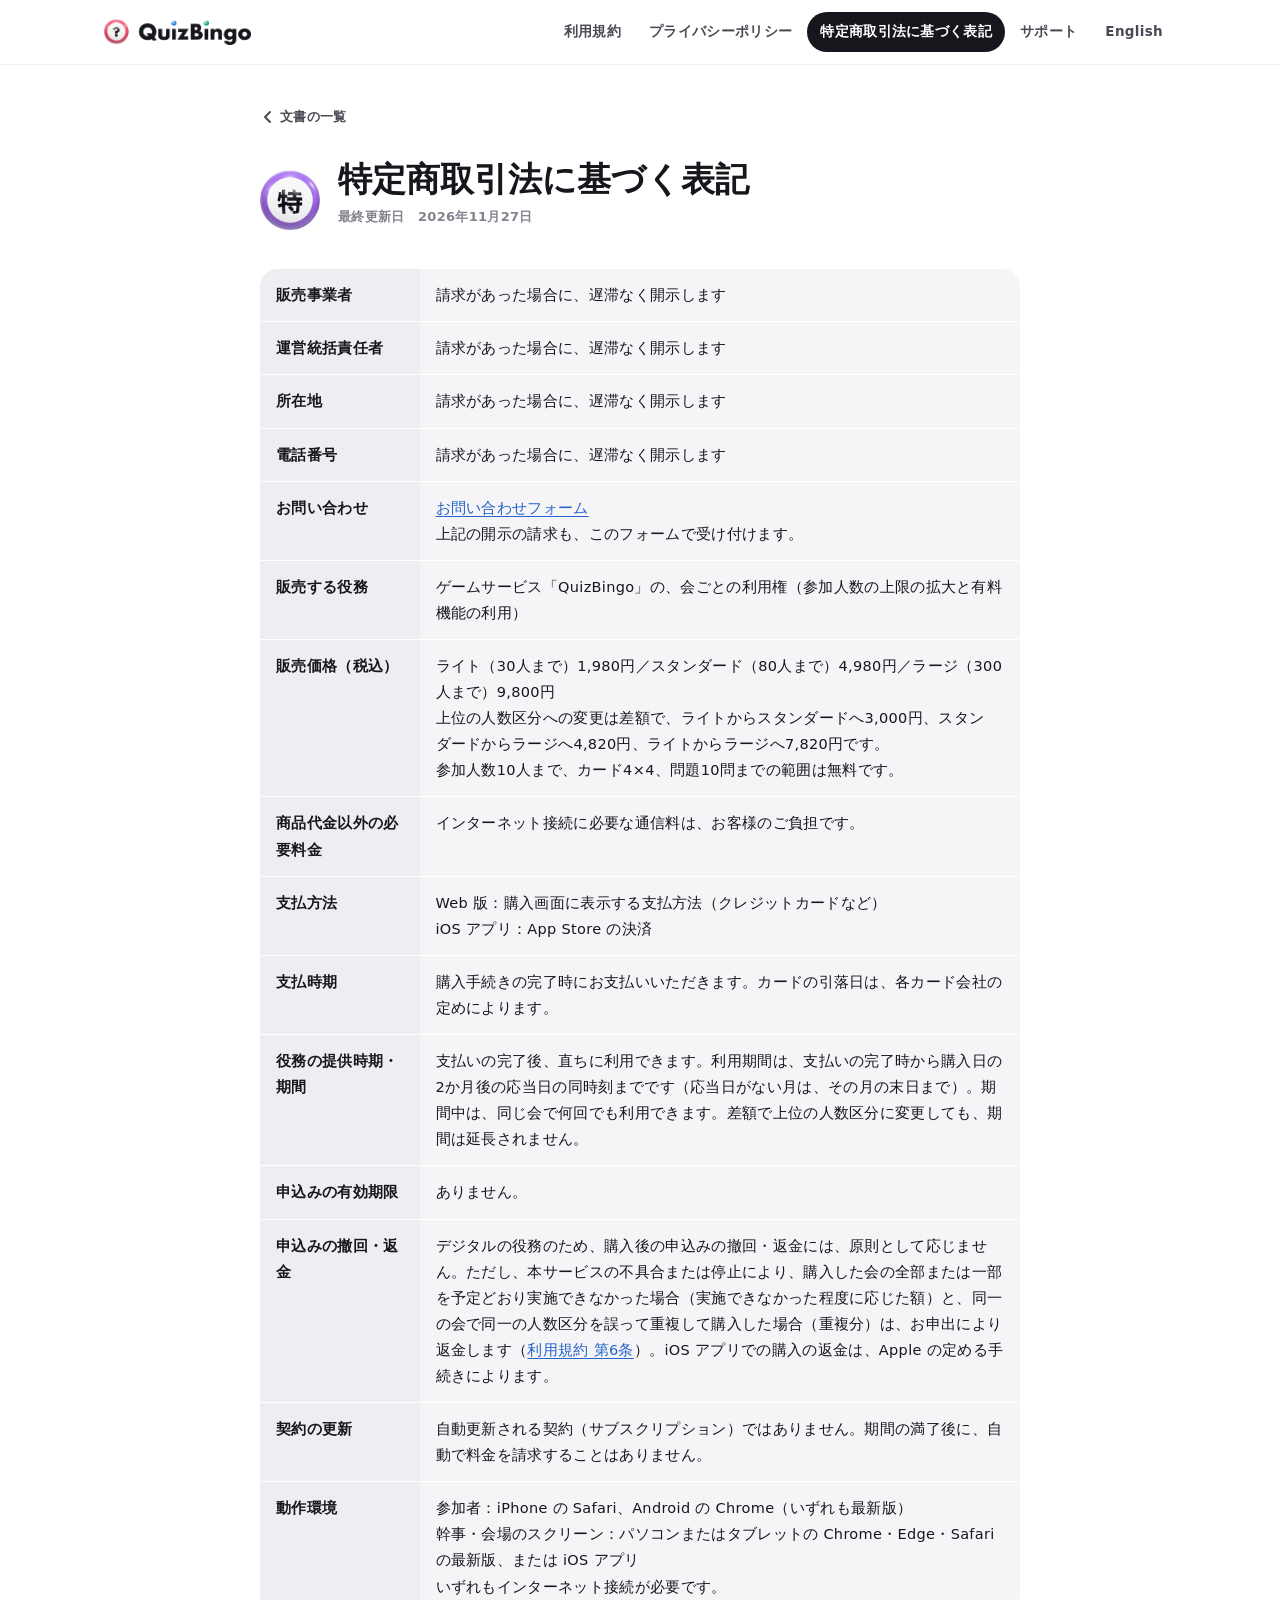
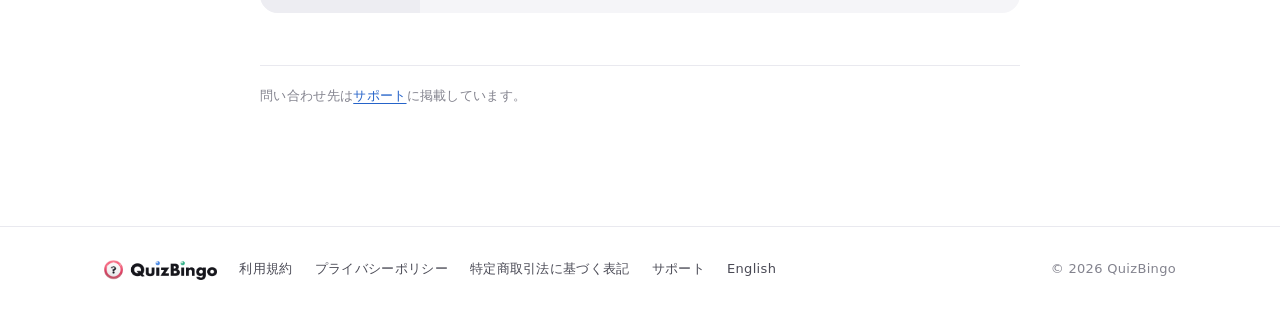
<file: tokushoho.html>
<!doctype html>
<html lang="ja">
<head>
<meta charset="utf-8">
<meta name="viewport" content="width=device-width,initial-scale=1,viewport-fit=cover">
<title>特定商取引法に基づく表記｜QuizBingo（クイズビンゴ）</title>
<meta name="description" content="QuizBingo（クイズビンゴ）の特定商取引法に基づく表記。販売価格、支払方法、提供時期、返金の条件を掲載します。">
<link rel="icon" href="assets/icon.png">
<link rel="apple-touch-icon" href="assets/icon.png">
<link rel="stylesheet" href="assets/site.css">
<script src="assets/site.js" defer></script>
</head>
<body>
<header class="top"><div class="wrap">
  <a href="./" aria-label="QuizBingo 公式サイト"><img class="logo" src="assets/logo.png" alt="QuizBingo" width="907" height="160"></a>
  <nav aria-label="文書"><a href="terms.html">利用規約</a><a href="privacy.html">プライバシーポリシー</a><a href="tokushoho.html" aria-current="page">特定商取引法に基づく表記</a><a href="support.html">サポート</a><a href="en/" hreflang="en" lang="en">English</a></nav>
</div></header>

<main class="doc">
<div class="doc-lead">
<a class="back" href="./"><svg viewBox="0 0 16 16" aria-hidden="true"><path d="M10 3 5 8l5 5"/></svg>文書の一覧</a>
<div class="doc-head">
  <img src="assets/balls/d-tokushoho.webp" alt="" width="64" height="64">
  <h1>特定商取引法に基づく表記</h1>
  <p>最終更新日　2026年11月27日</p>
</div>
</div>

<div class="doc-body">
<table class="kv">
<tbody>
<tr><th>販売事業者</th><td>請求があった場合に、遅滞なく開示します</td></tr>
<tr><th>運営統括責任者</th><td>請求があった場合に、遅滞なく開示します</td></tr>
<tr><th>所在地</th><td>請求があった場合に、遅滞なく開示します</td></tr>
<tr><th>電話番号</th><td>請求があった場合に、遅滞なく開示します</td></tr>
<tr><th>お問い合わせ</th><td><a href="https://docs.google.com/forms/d/e/1FAIpQLSd0BORcpmBujD0mIWvJx1h-5LAKZMTkj_HRdTWeQNgXFK2fgA/viewform" target="_blank" rel="noopener">お問い合わせフォーム</a><br>上記の開示の請求も、このフォームで受け付けます。</td></tr>
<tr><th>販売する役務</th><td>ゲームサービス「QuizBingo」の、会ごとの利用権（参加人数の上限の拡大と有料機能の利用）</td></tr>
<tr><th>販売価格（税込）</th><td>ライト（30人まで）1,980円／スタンダード（80人まで）4,980円／ラージ（300人まで）9,800円<br>上位の人数区分への変更は差額で、ライトからスタンダードへ3,000円、スタンダードからラージへ4,820円、ライトからラージへ7,820円です。<br>参加人数10人まで、カード4×4、問題10問までの範囲は無料です。</td></tr>
<tr><th>商品代金以外の必要料金</th><td>インターネット接続に必要な通信料は、お客様のご負担です。</td></tr>
<tr><th>支払方法</th><td>Web 版：購入画面に表示する支払方法（クレジットカードなど）<br>iOS アプリ：App Store の決済</td></tr>
<tr><th>支払時期</th><td>購入手続きの完了時にお支払いいただきます。カードの引落日は、各カード会社の定めによります。</td></tr>
<tr><th>役務の提供時期・期間</th><td>支払いの完了後、直ちに利用できます。利用期間は、支払いの完了時から購入日の2か月後の応当日の同時刻までです（応当日がない月は、その月の末日まで）。期間中は、同じ会で何回でも利用できます。差額で上位の人数区分に変更しても、期間は延長されません。</td></tr>
<tr><th>申込みの有効期限</th><td>ありません。</td></tr>
<tr><th>申込みの撤回・返金</th><td>デジタルの役務のため、購入後の申込みの撤回・返金には、原則として応じません。ただし、本サービスの不具合または停止により、購入した会の全部または一部を予定どおり実施できなかった場合（実施できなかった程度に応じた額）と、同一の会で同一の人数区分を誤って重複して購入した場合（重複分）は、お申出により返金します（<a href="terms.html#a6">利用規約 第6条</a>）。iOS アプリでの購入の返金は、Apple の定める手続きによります。</td></tr>
<tr><th>契約の更新</th><td>自動更新される契約（サブスクリプション）ではありません。期間の満了後に、自動で料金を請求することはありません。</td></tr>
<tr><th>動作環境</th><td>参加者：iPhone の Safari、Android の Chrome（いずれも最新版）<br>幹事・会場のスクリーン：パソコンまたはタブレットの Chrome・Edge・Safari の最新版、または iOS アプリ<br>いずれもインターネット接続が必要です。</td></tr>
</tbody>
</table>

<p class="meta">問い合わせ先は<a href="support.html">サポート</a>に掲載しています。</p>
</div>
</main>

<footer class="foot"><div class="wrap">
  <img src="assets/logo.png" alt="QuizBingo" width="907" height="160">
  <a href="terms.html">利用規約</a><a href="privacy.html">プライバシーポリシー</a><a href="tokushoho.html">特定商取引法に基づく表記</a><a href="support.html">サポート</a><a href="en/" hreflang="en" lang="en">English</a>
  <span class="copy">© 2026 QuizBingo</span>
</div></footer>
</body>
</html>
</file>
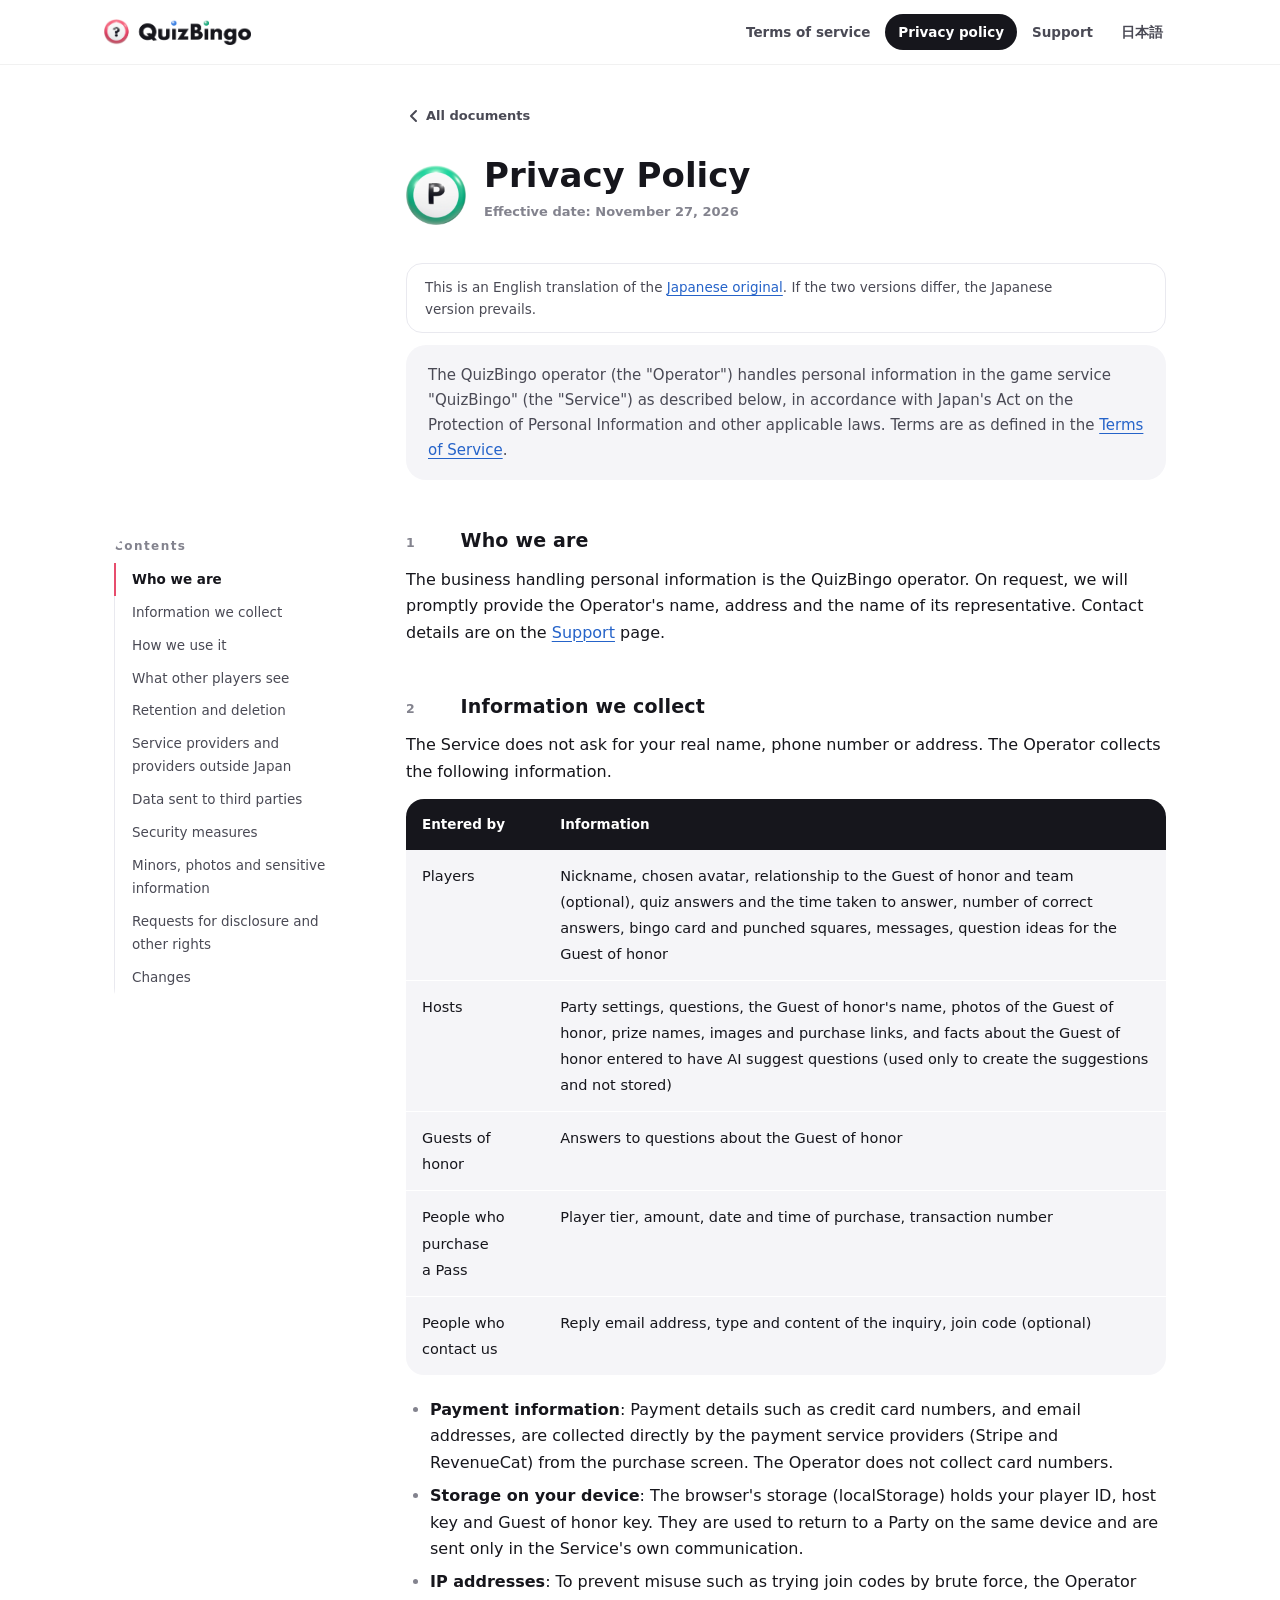
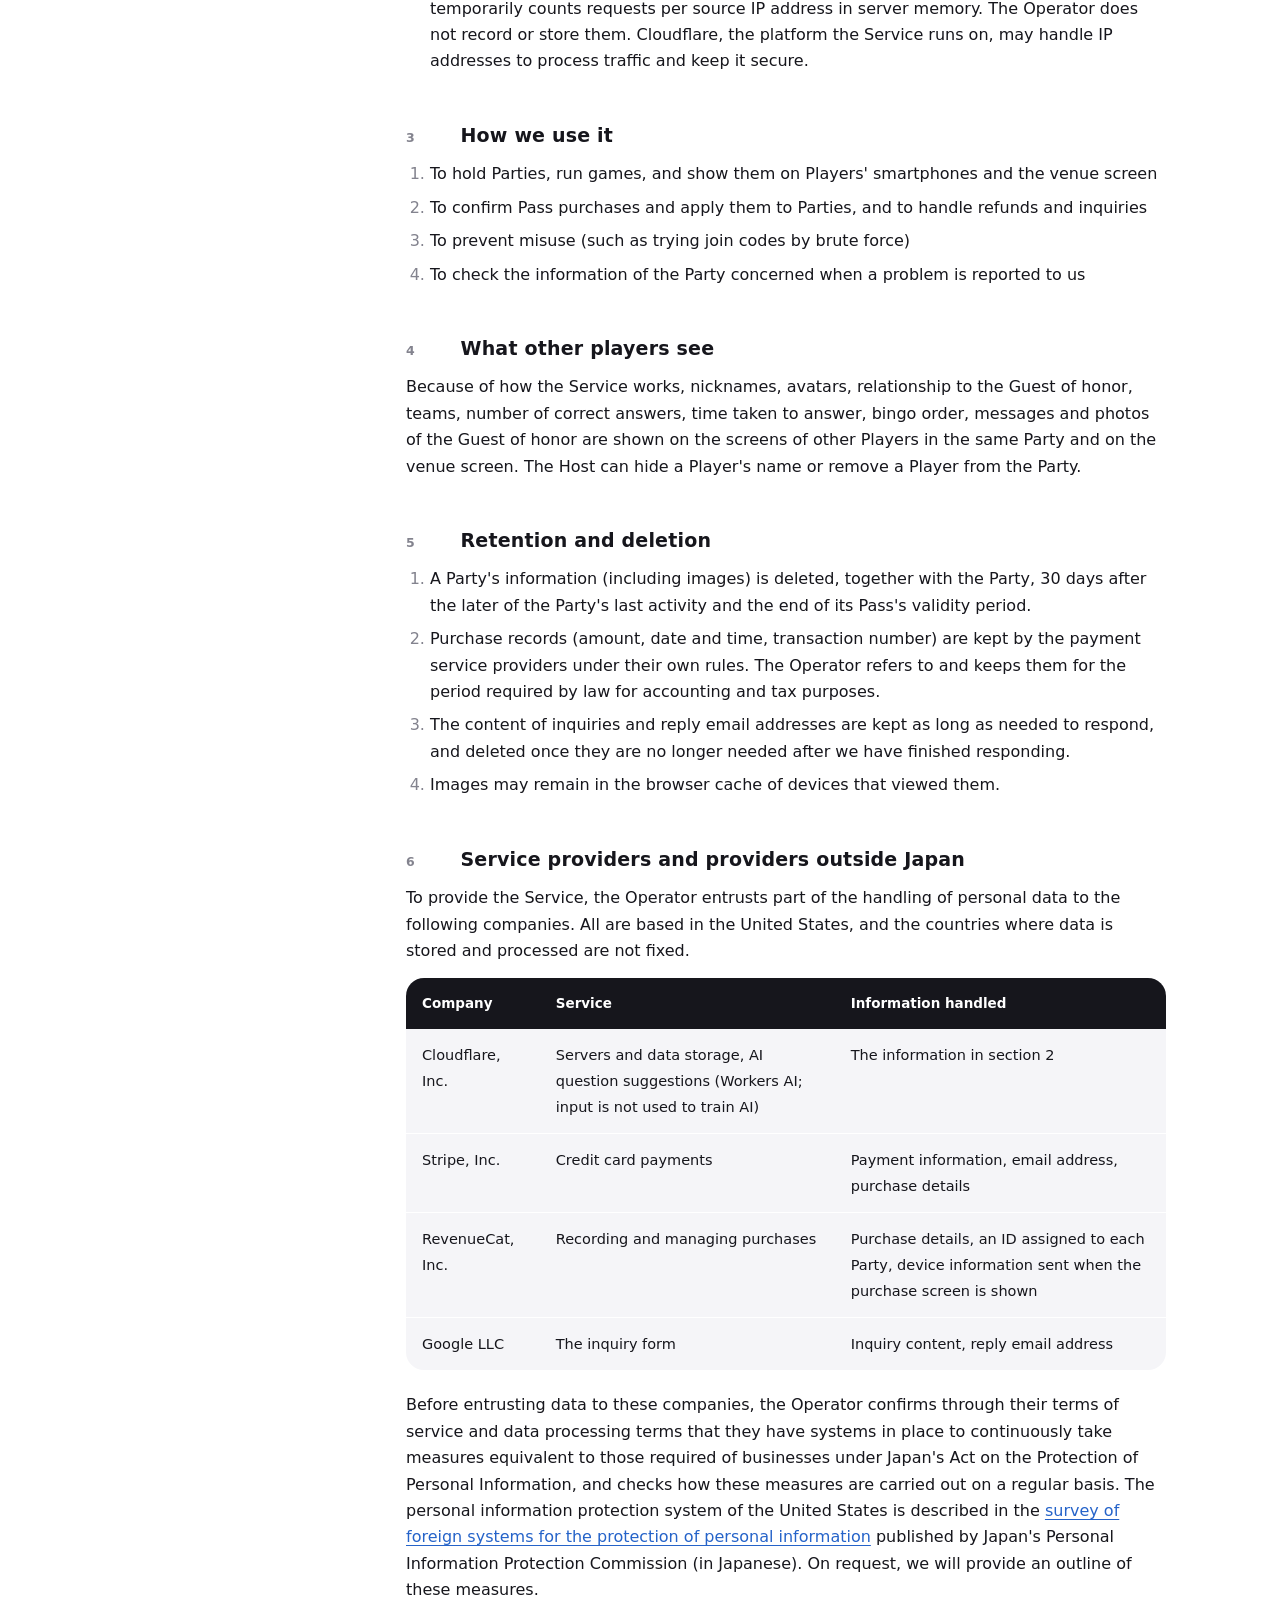
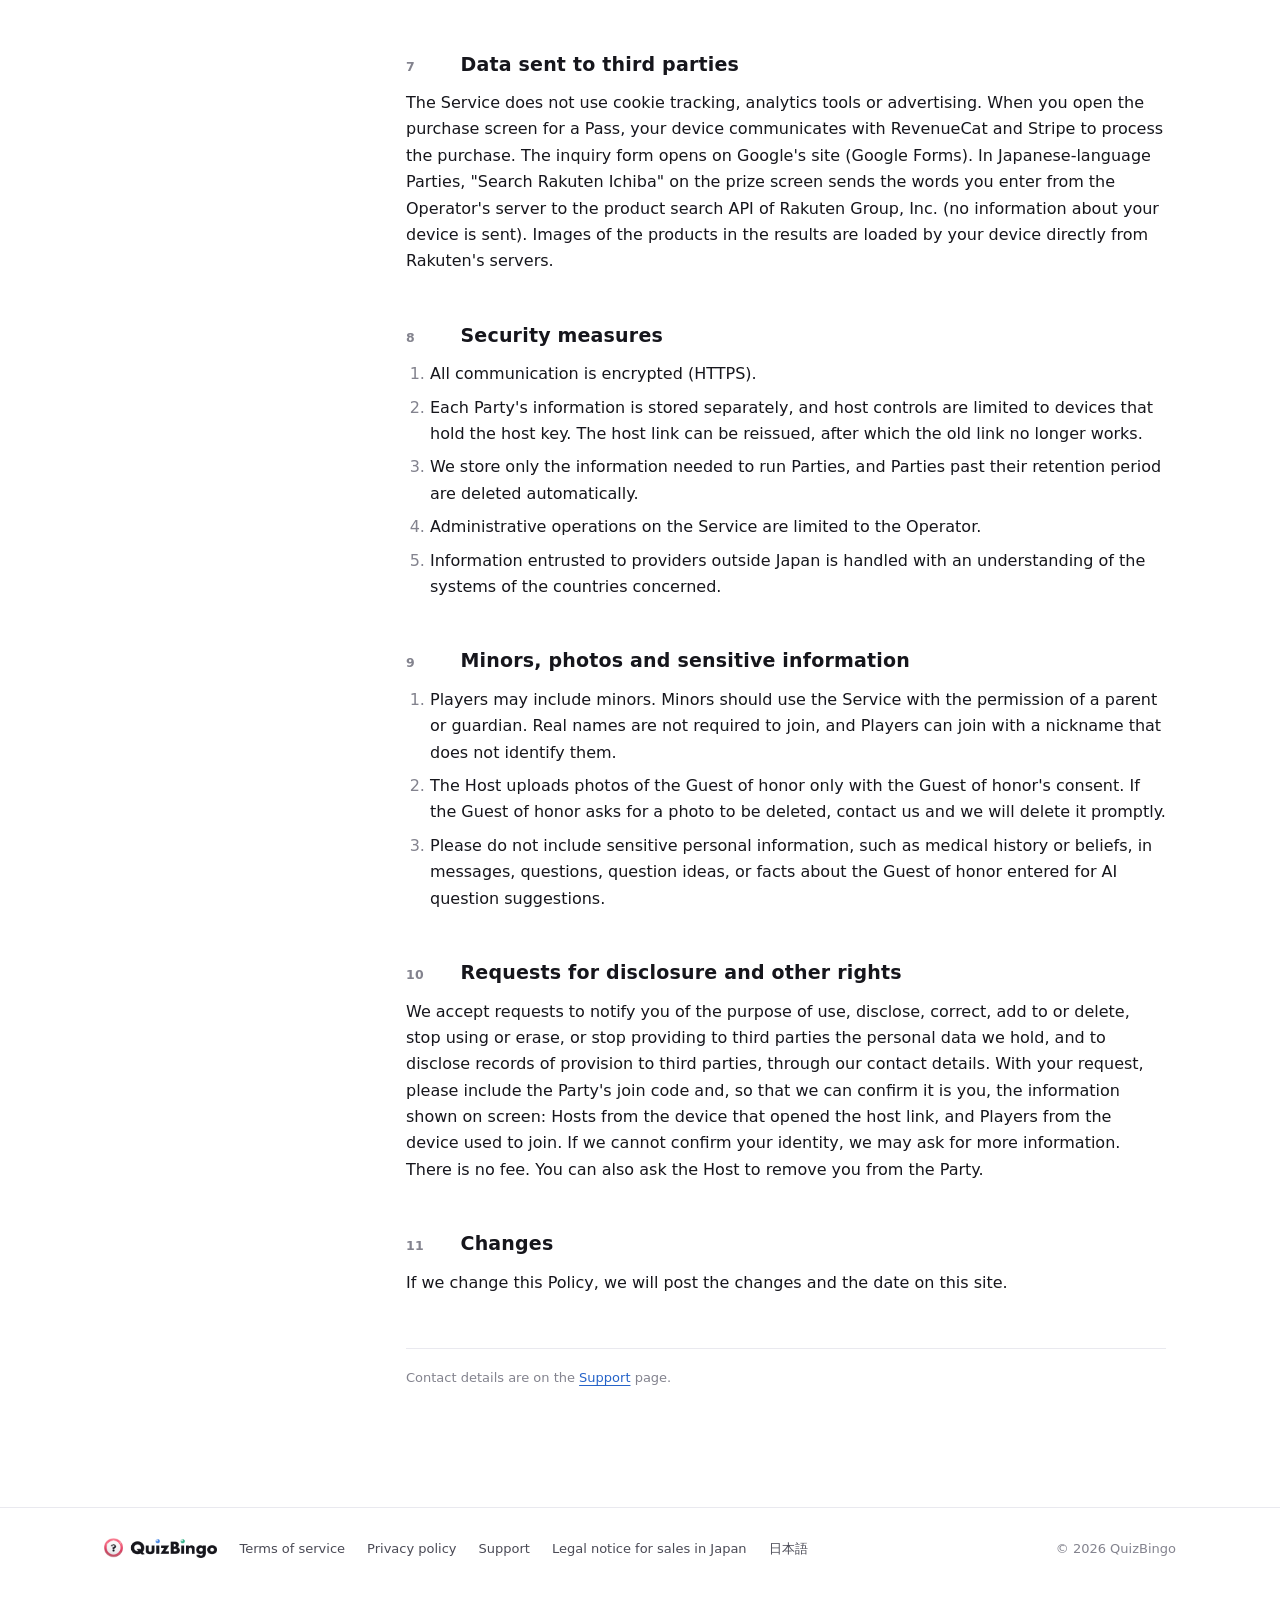
<file: en/privacy.html>
<!doctype html>
<html lang="en">
<head>
<meta charset="utf-8">
<meta name="viewport" content="width=device-width,initial-scale=1,viewport-fit=cover">
<title>Privacy Policy | QuizBingo</title>
<meta name="description" content="How QuizBingo handles personal information: what we collect, why, how long we keep it, and who processes it for us.">
<link rel="alternate" hreflang="ja" href="https://jsakuta.github.io/quizbingo-legal/privacy.html">
<link rel="alternate" hreflang="en" href="https://jsakuta.github.io/quizbingo-legal/en/privacy.html">
<link rel="icon" href="../assets/icon.png">
<link rel="apple-touch-icon" href="../assets/icon.png">
<link rel="stylesheet" href="../assets/site.css">
<script src="../assets/site.js" defer></script>
</head>
<body>
<!-- 日本語の privacy.html（正本）の英語の訳（全世界の計画 L8）。日本語を直したら、ここも同じに直す -->
<header class="top"><div class="wrap">
  <a href="./" aria-label="QuizBingo official site"><img class="logo" src="../assets/logo.png" alt="QuizBingo" width="907" height="160"></a>
  <nav aria-label="Documents"><a href="terms.html">Terms of service</a><a href="privacy.html" aria-current="page">Privacy policy</a><a href="support.html">Support</a><a href="../privacy.html" hreflang="ja" lang="ja">日本語</a></nav>
</div></header>

<main class="doc has-toc">
<div class="doc-lead">
<a class="back" href="./"><svg viewBox="0 0 16 16" aria-hidden="true"><path d="M10 3 5 8l5 5"/></svg>All documents</a>
<div class="doc-head">
  <img src="../assets/balls/en/d-privacy.webp" alt="" width="64" height="64">
  <h1>Privacy Policy</h1>
  <p>Effective date: November 27, 2026</p>
</div>

<p class="translation">This is an English translation of the <a href="../privacy.html" hreflang="ja" lang="ja">Japanese original</a>. If the two versions differ, the Japanese version prevails.</p>

<p class="intro">The QuizBingo operator (the "Operator") handles personal information in the game service "QuizBingo" (the "Service") as described below, in accordance with Japan's Act on the Protection of Personal Information and other applicable laws. Terms are as defined in the <a href="terms.html">Terms of Service</a>.</p>
</div>

<nav class="toc" aria-label="Contents"><b>Contents</b><ol>
<li><a href="#p1">Who we are</a></li><li><a href="#p2">Information we collect</a></li><li><a href="#p3">How we use it</a></li><li><a href="#p4">What other players see</a></li>
<li><a href="#p5">Retention and deletion</a></li><li><a href="#p6">Service providers and providers outside Japan</a></li><li><a href="#p7">Data sent to third parties</a></li><li><a href="#p8">Security measures</a></li>
<li><a href="#p9">Minors, photos and sensitive information</a></li><li><a href="#p10">Requests for disclosure and other rights</a></li><li><a href="#p11">Changes</a></li>
</ol></nav>

<div class="doc-body">
<h2 id="p1"><span class="no">1</span>Who we are</h2>
<p>The business handling personal information is the QuizBingo operator. On request, we will promptly provide the Operator's name, address and the name of its representative. Contact details are on the <a href="support.html">Support</a> page.</p>

<h2 id="p2"><span class="no">2</span>Information we collect</h2>
<p>The Service does not ask for your real name, phone number or address. The Operator collects the following information.</p>
<div class="table-scroll"><table>
<thead><tr><th>Entered by</th><th>Information</th></tr></thead>
<tbody>
<tr><td>Players</td><td>Nickname, chosen avatar, relationship to the Guest of honor and team (optional), quiz answers and the time taken to answer, number of correct answers, bingo card and punched squares, messages, question ideas for the Guest of honor</td></tr>
<tr><td>Hosts</td><td>Party settings, questions, the Guest of honor's name, photos of the Guest of honor, prize names, images and purchase links, and facts about the Guest of honor entered to have AI suggest questions (used only to create the suggestions and not stored)</td></tr>
<tr><td>Guests of honor</td><td>Answers to questions about the Guest of honor</td></tr>
<tr><td>People who purchase a Pass</td><td>Player tier, amount, date and time of purchase, transaction number</td></tr>
<tr><td>People who contact us</td><td>Reply email address, type and content of the inquiry, join code (optional)</td></tr>
</tbody>
</table></div>
<ul>
<li><strong>Payment information</strong>: Payment details such as credit card numbers, and email addresses, are collected directly by the payment service providers (Stripe and RevenueCat) from the purchase screen. The Operator does not collect card numbers.</li>
<li><strong>Storage on your device</strong>: The browser's storage (localStorage) holds your player ID, host key and Guest of honor key. They are used to return to a Party on the same device and are sent only in the Service's own communication.</li>
<li><strong>IP addresses</strong>: To prevent misuse such as trying join codes by brute force, the Operator temporarily counts requests per source IP address in server memory. The Operator does not record or store them. Cloudflare, the platform the Service runs on, may handle IP addresses to process traffic and keep it secure.</li>
</ul>

<h2 id="p3"><span class="no">3</span>How we use it</h2>
<ol>
<li>To hold Parties, run games, and show them on Players' smartphones and the venue screen</li>
<li>To confirm Pass purchases and apply them to Parties, and to handle refunds and inquiries</li>
<li>To prevent misuse (such as trying join codes by brute force)</li>
<li>To check the information of the Party concerned when a problem is reported to us</li>
</ol>

<h2 id="p4"><span class="no">4</span>What other players see</h2>
<p>Because of how the Service works, nicknames, avatars, relationship to the Guest of honor, teams, number of correct answers, time taken to answer, bingo order, messages and photos of the Guest of honor are shown on the screens of other Players in the same Party and on the venue screen. The Host can hide a Player's name or remove a Player from the Party.</p>

<h2 id="p5"><span class="no">5</span>Retention and deletion</h2>
<ol>
<li>A Party's information (including images) is deleted, together with the Party, 30 days after the later of the Party's last activity and the end of its Pass's validity period.</li>
<li>Purchase records (amount, date and time, transaction number) are kept by the payment service providers under their own rules. The Operator refers to and keeps them for the period required by law for accounting and tax purposes.</li>
<li>The content of inquiries and reply email addresses are kept as long as needed to respond, and deleted once they are no longer needed after we have finished responding.</li>
<li>Images may remain in the browser cache of devices that viewed them.</li>
</ol>

<h2 id="p6"><span class="no">6</span>Service providers and providers outside Japan</h2>
<p>To provide the Service, the Operator entrusts part of the handling of personal data to the following companies. All are based in the United States, and the countries where data is stored and processed are not fixed.</p>
<div class="table-scroll"><table>
<thead><tr><th>Company</th><th>Service</th><th>Information handled</th></tr></thead>
<tbody>
<tr><td>Cloudflare, Inc.</td><td>Servers and data storage, AI question suggestions (Workers AI; input is not used to train AI)</td><td>The information in section 2</td></tr>
<tr><td>Stripe, Inc.</td><td>Credit card payments</td><td>Payment information, email address, purchase details</td></tr>
<tr><td>RevenueCat, Inc.</td><td>Recording and managing purchases</td><td>Purchase details, an ID assigned to each Party, device information sent when the purchase screen is shown</td></tr>
<tr><td>Google LLC</td><td>The inquiry form</td><td>Inquiry content, reply email address</td></tr>
</tbody>
</table></div>
<p>Before entrusting data to these companies, the Operator confirms through their terms of service and data processing terms that they have systems in place to continuously take measures equivalent to those required of businesses under Japan's Act on the Protection of Personal Information, and checks how these measures are carried out on a regular basis. The personal information protection system of the United States is described in the <a href="https://www.ppc.go.jp/personalinfo/legal/kaiseihogohou/#gaikoku" target="_blank" rel="noopener">survey of foreign systems for the protection of personal information</a> published by Japan's Personal Information Protection Commission (in Japanese). On request, we will provide an outline of these measures.</p>

<h2 id="p7"><span class="no">7</span>Data sent to third parties</h2>
<p>The Service does not use cookie tracking, analytics tools or advertising. When you open the purchase screen for a Pass, your device communicates with RevenueCat and Stripe to process the purchase. The inquiry form opens on Google's site (Google Forms). In Japanese-language Parties, "Search Rakuten Ichiba" on the prize screen sends the words you enter from the Operator's server to the product search API of Rakuten Group, Inc. (no information about your device is sent). Images of the products in the results are loaded by your device directly from Rakuten's servers.</p>

<h2 id="p8"><span class="no">8</span>Security measures</h2>
<ol>
<li>All communication is encrypted (HTTPS).</li>
<li>Each Party's information is stored separately, and host controls are limited to devices that hold the host key. The host link can be reissued, after which the old link no longer works.</li>
<li>We store only the information needed to run Parties, and Parties past their retention period are deleted automatically.</li>
<li>Administrative operations on the Service are limited to the Operator.</li>
<li>Information entrusted to providers outside Japan is handled with an understanding of the systems of the countries concerned.</li>
</ol>

<h2 id="p9"><span class="no">9</span>Minors, photos and sensitive information</h2>
<ol>
<li>Players may include minors. Minors should use the Service with the permission of a parent or guardian. Real names are not required to join, and Players can join with a nickname that does not identify them.</li>
<li>The Host uploads photos of the Guest of honor only with the Guest of honor's consent. If the Guest of honor asks for a photo to be deleted, contact us and we will delete it promptly.</li>
<li>Please do not include sensitive personal information, such as medical history or beliefs, in messages, questions, question ideas, or facts about the Guest of honor entered for AI question suggestions.</li>
</ol>

<h2 id="p10"><span class="no">10</span>Requests for disclosure and other rights</h2>
<p>We accept requests to notify you of the purpose of use, disclose, correct, add to or delete, stop using or erase, or stop providing to third parties the personal data we hold, and to disclose records of provision to third parties, through our contact details. With your request, please include the Party's join code and, so that we can confirm it is you, the information shown on screen: Hosts from the device that opened the host link, and Players from the device used to join. If we cannot confirm your identity, we may ask for more information. There is no fee. You can also ask the Host to remove you from the Party.</p>

<h2 id="p11"><span class="no">11</span>Changes</h2>
<p>If we change this Policy, we will post the changes and the date on this site.</p>

<p class="meta">Contact details are on the <a href="support.html">Support</a> page.</p>
</div>
</main>

<footer class="foot"><div class="wrap">
  <img src="../assets/logo.png" alt="QuizBingo" width="907" height="160">
  <a href="terms.html">Terms of service</a><a href="privacy.html">Privacy policy</a><a href="support.html">Support</a><a href="../tokushoho.html" hreflang="ja">Legal notice for sales in Japan</a><a href="../privacy.html" hreflang="ja" lang="ja">日本語</a>
  <span class="copy">© 2026 QuizBingo</span>
</div></footer>
</body>
</html>
</file>
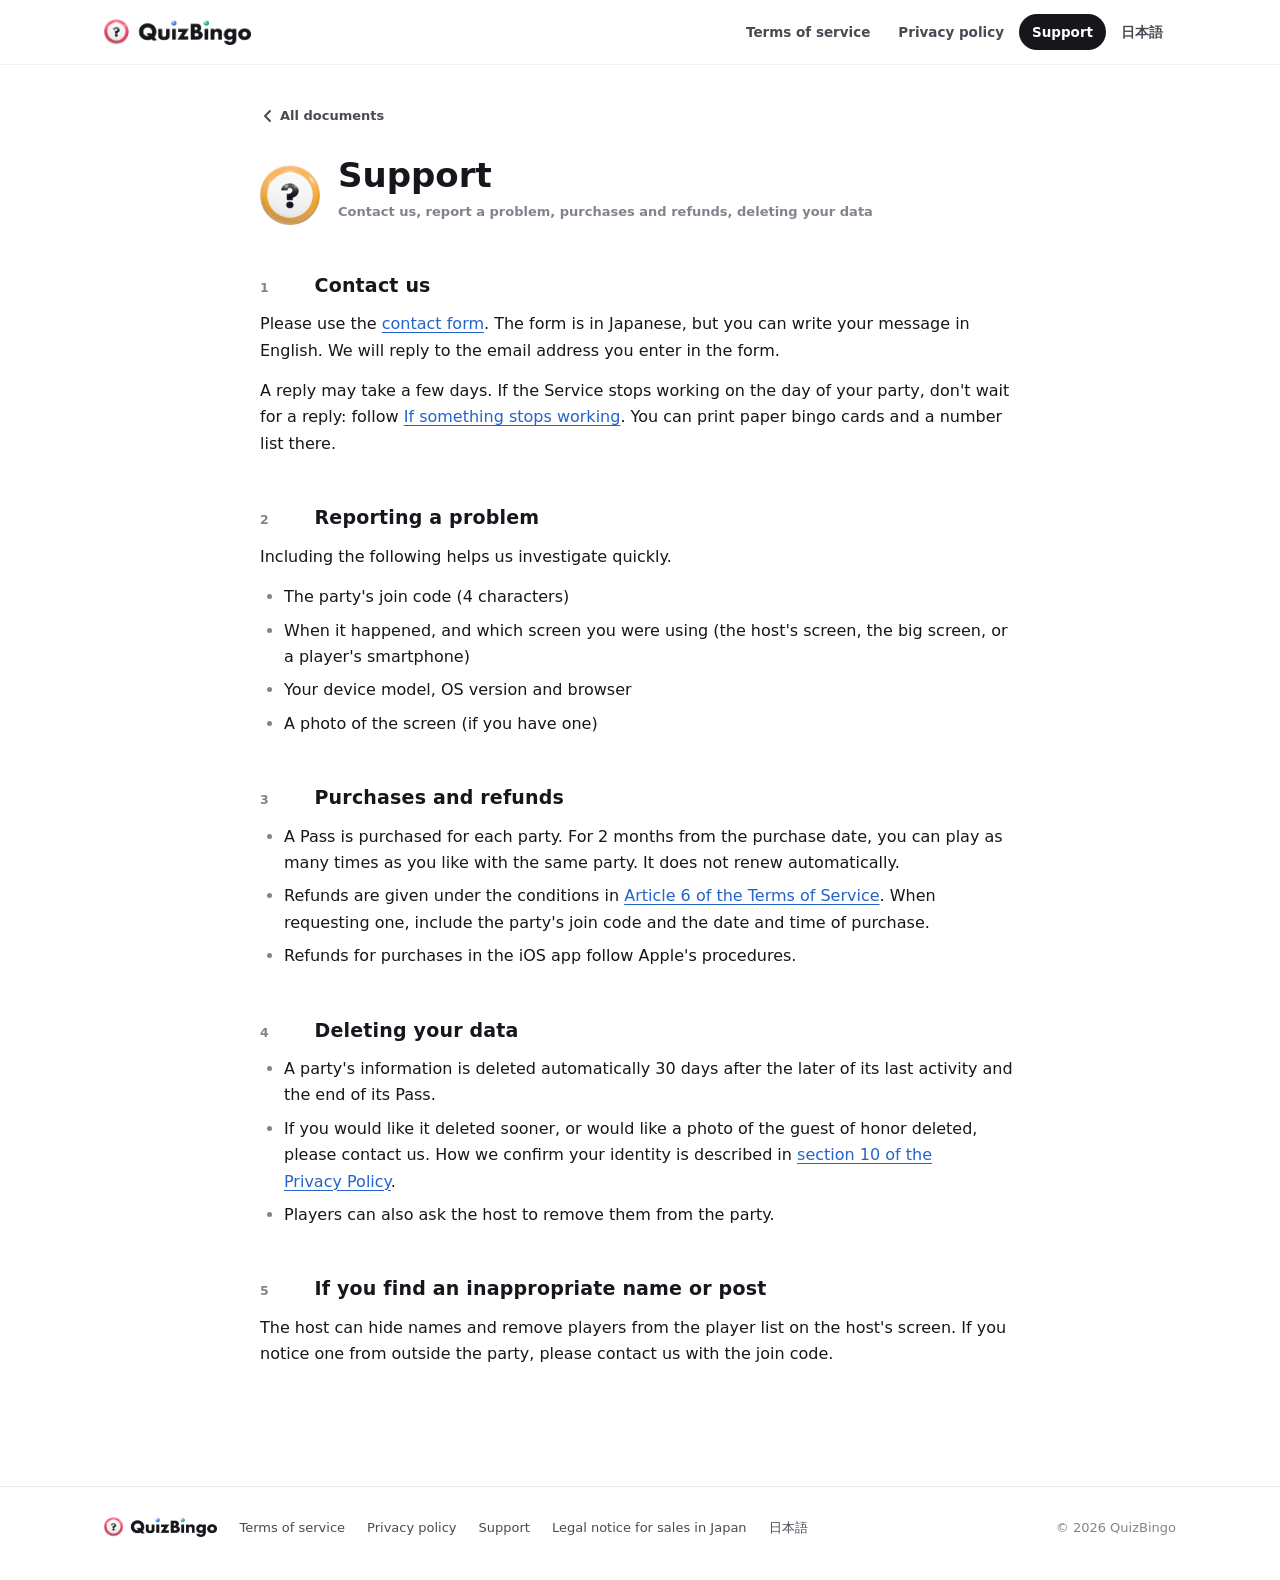
<file: en/support.html>
<!doctype html>
<html lang="en">
<head>
<meta charset="utf-8">
<meta name="viewport" content="width=device-width,initial-scale=1,viewport-fit=cover">
<title>Support | QuizBingo</title>
<meta name="description" content="QuizBingo support: contact us, report a problem, purchases and refunds, and deleting your data.">
<link rel="alternate" hreflang="ja" href="https://jsakuta.github.io/quizbingo-legal/support.html">
<link rel="alternate" hreflang="en" href="https://jsakuta.github.io/quizbingo-legal/en/support.html">
<link rel="icon" href="../assets/icon.png">
<link rel="apple-touch-icon" href="../assets/icon.png">
<link rel="stylesheet" href="../assets/site.css">
<script src="../assets/site.js" defer></script>
</head>
<body>
<!-- 日本語の support.html（正本）の英語の訳（全世界の計画 L8）。日本語を直したら、ここも同じに直す -->
<header class="top"><div class="wrap">
  <a href="./" aria-label="QuizBingo official site"><img class="logo" src="../assets/logo.png" alt="QuizBingo" width="907" height="160"></a>
  <nav aria-label="Documents"><a href="terms.html">Terms of service</a><a href="privacy.html">Privacy policy</a><a href="support.html" aria-current="page">Support</a><a href="../support.html" hreflang="ja" lang="ja">日本語</a></nav>
</div></header>

<main class="doc">
<div class="doc-lead">
<a class="back" href="./"><svg viewBox="0 0 16 16" aria-hidden="true"><path d="M10 3 5 8l5 5"/></svg>All documents</a>
<div class="doc-head">
  <img src="../assets/balls/d-support.webp" alt="" width="64" height="64">
  <h1>Support</h1>
  <p>Contact us, report a problem, purchases and refunds, deleting your data</p>
</div>
</div>

<div class="doc-body">
<h2 id="s1"><span class="no">1</span>Contact us</h2>
<p>Please use the <a href="https://docs.google.com/forms/d/e/1FAIpQLSd0BORcpmBujD0mIWvJx1h-5LAKZMTkj_HRdTWeQNgXFK2fgA/viewform" target="_blank" rel="noopener">contact form</a>. The form is in Japanese, but you can write your message in English. We will reply to the email address you enter in the form.</p>
<p>A reply may take a few days. If the Service stops working on the day of your party, don't wait for a reply: follow <a href="https://quizbingo.pages.dev/en/trouble/">If something stops working</a>. You can print paper bingo cards and a number list there.</p>

<h2 id="s2"><span class="no">2</span>Reporting a problem</h2>
<p>Including the following helps us investigate quickly.</p>
<ul>
<li>The party's join code (4 characters)</li>
<li>When it happened, and which screen you were using (the host's screen, the big screen, or a player's smartphone)</li>
<li>Your device model, OS version and browser</li>
<li>A photo of the screen (if you have one)</li>
</ul>

<h2 id="s3"><span class="no">3</span>Purchases and refunds</h2>
<ul>
<li>A Pass is purchased for each party. For 2 months from the purchase date, you can play as many times as you like with the same party. It does not renew automatically.</li>
<li>Refunds are given under the conditions in <a href="terms.html#a6">Article 6 of the Terms of Service</a>. When requesting one, include the party's join code and the date and time of purchase.</li>
<li>Refunds for purchases in the iOS app follow Apple's procedures.</li>
</ul>

<h2 id="s4"><span class="no">4</span>Deleting your data</h2>
<ul>
<li>A party's information is deleted automatically 30 days after the later of its last activity and the end of its Pass.</li>
<li>If you would like it deleted sooner, or would like a photo of the guest of honor deleted, please contact us. How we confirm your identity is described in <a href="privacy.html#p10">section 10 of the Privacy Policy</a>.</li>
<li>Players can also ask the host to remove them from the party.</li>
</ul>

<h2 id="s5"><span class="no">5</span>If you find an inappropriate name or post</h2>
<p>The host can hide names and remove players from the player list on the host's screen. If you notice one from outside the party, please contact us with the join code.</p>
</div>
</main>

<footer class="foot"><div class="wrap">
  <img src="../assets/logo.png" alt="QuizBingo" width="907" height="160">
  <a href="terms.html">Terms of service</a><a href="privacy.html">Privacy policy</a><a href="support.html">Support</a><a href="../tokushoho.html" hreflang="ja">Legal notice for sales in Japan</a><a href="../support.html" hreflang="ja" lang="ja">日本語</a>
  <span class="copy">© 2026 QuizBingo</span>
</div></footer>
</body>
</html>
</file>
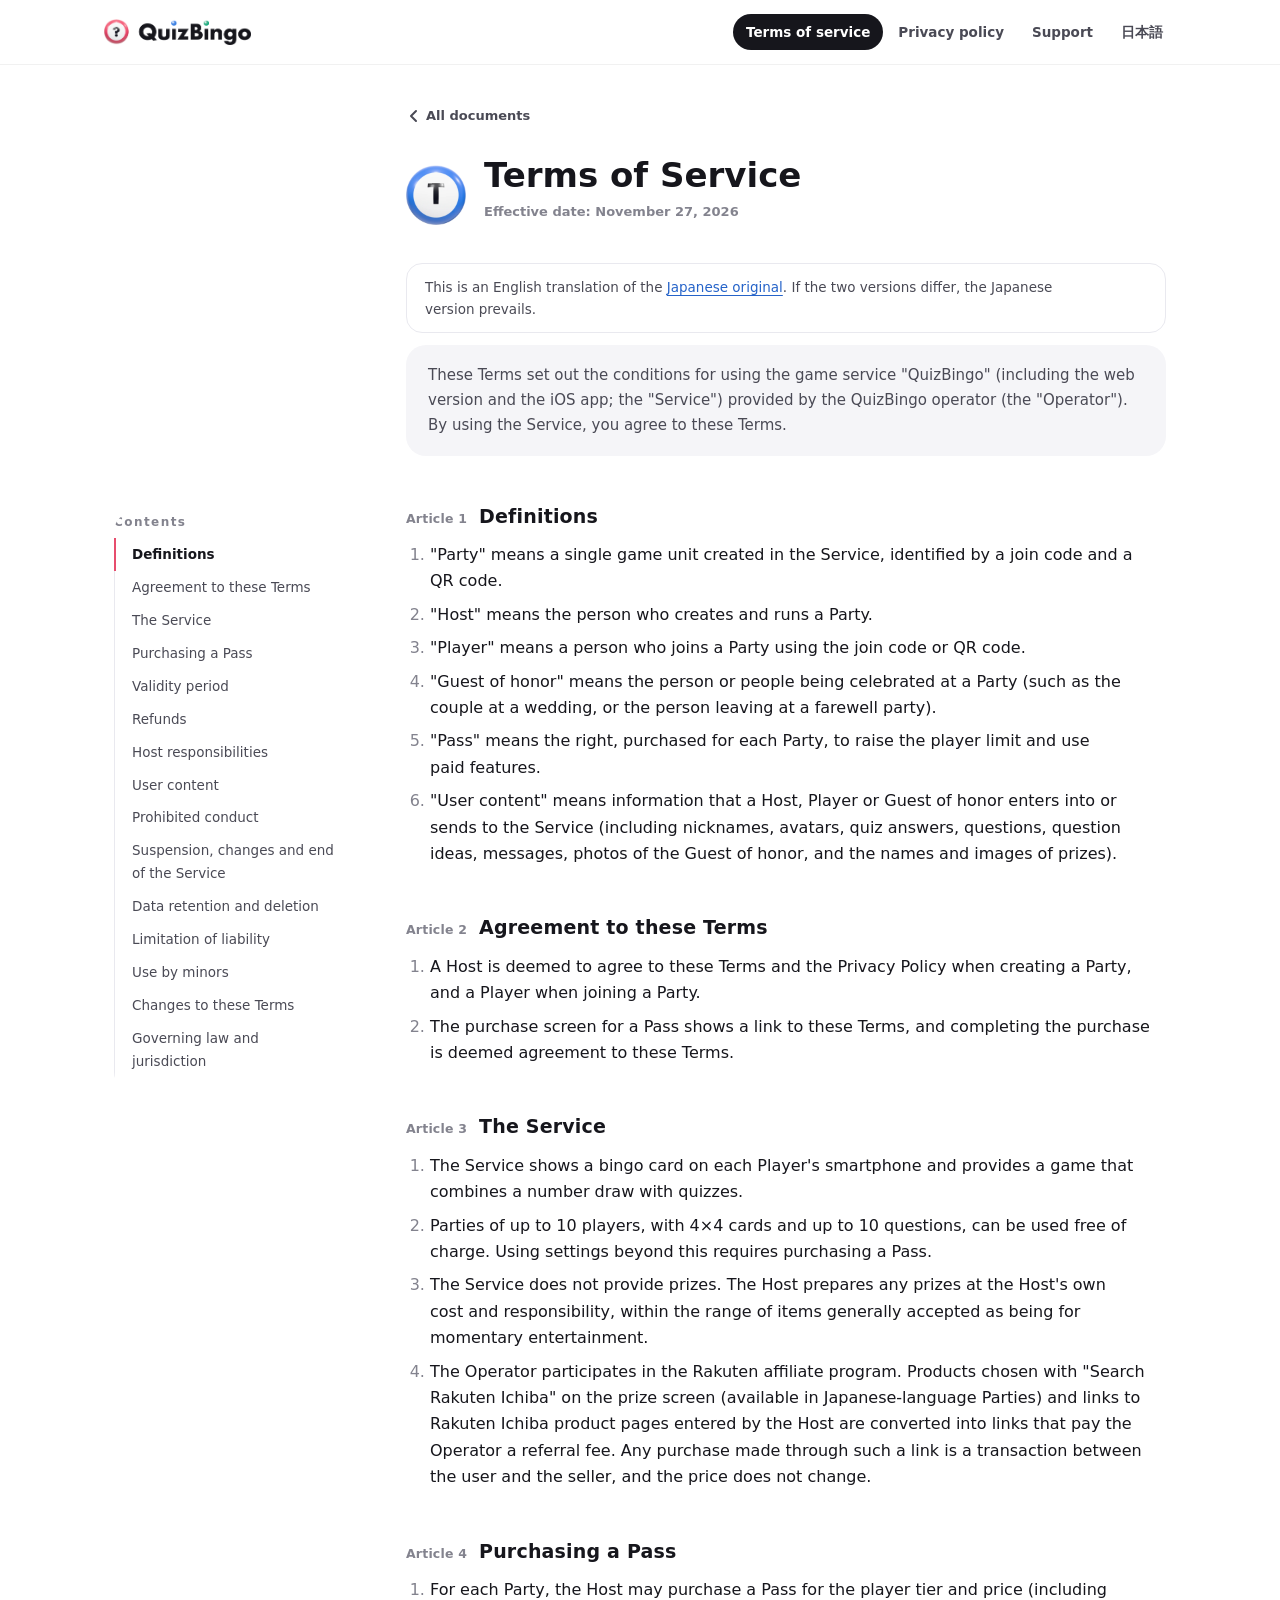
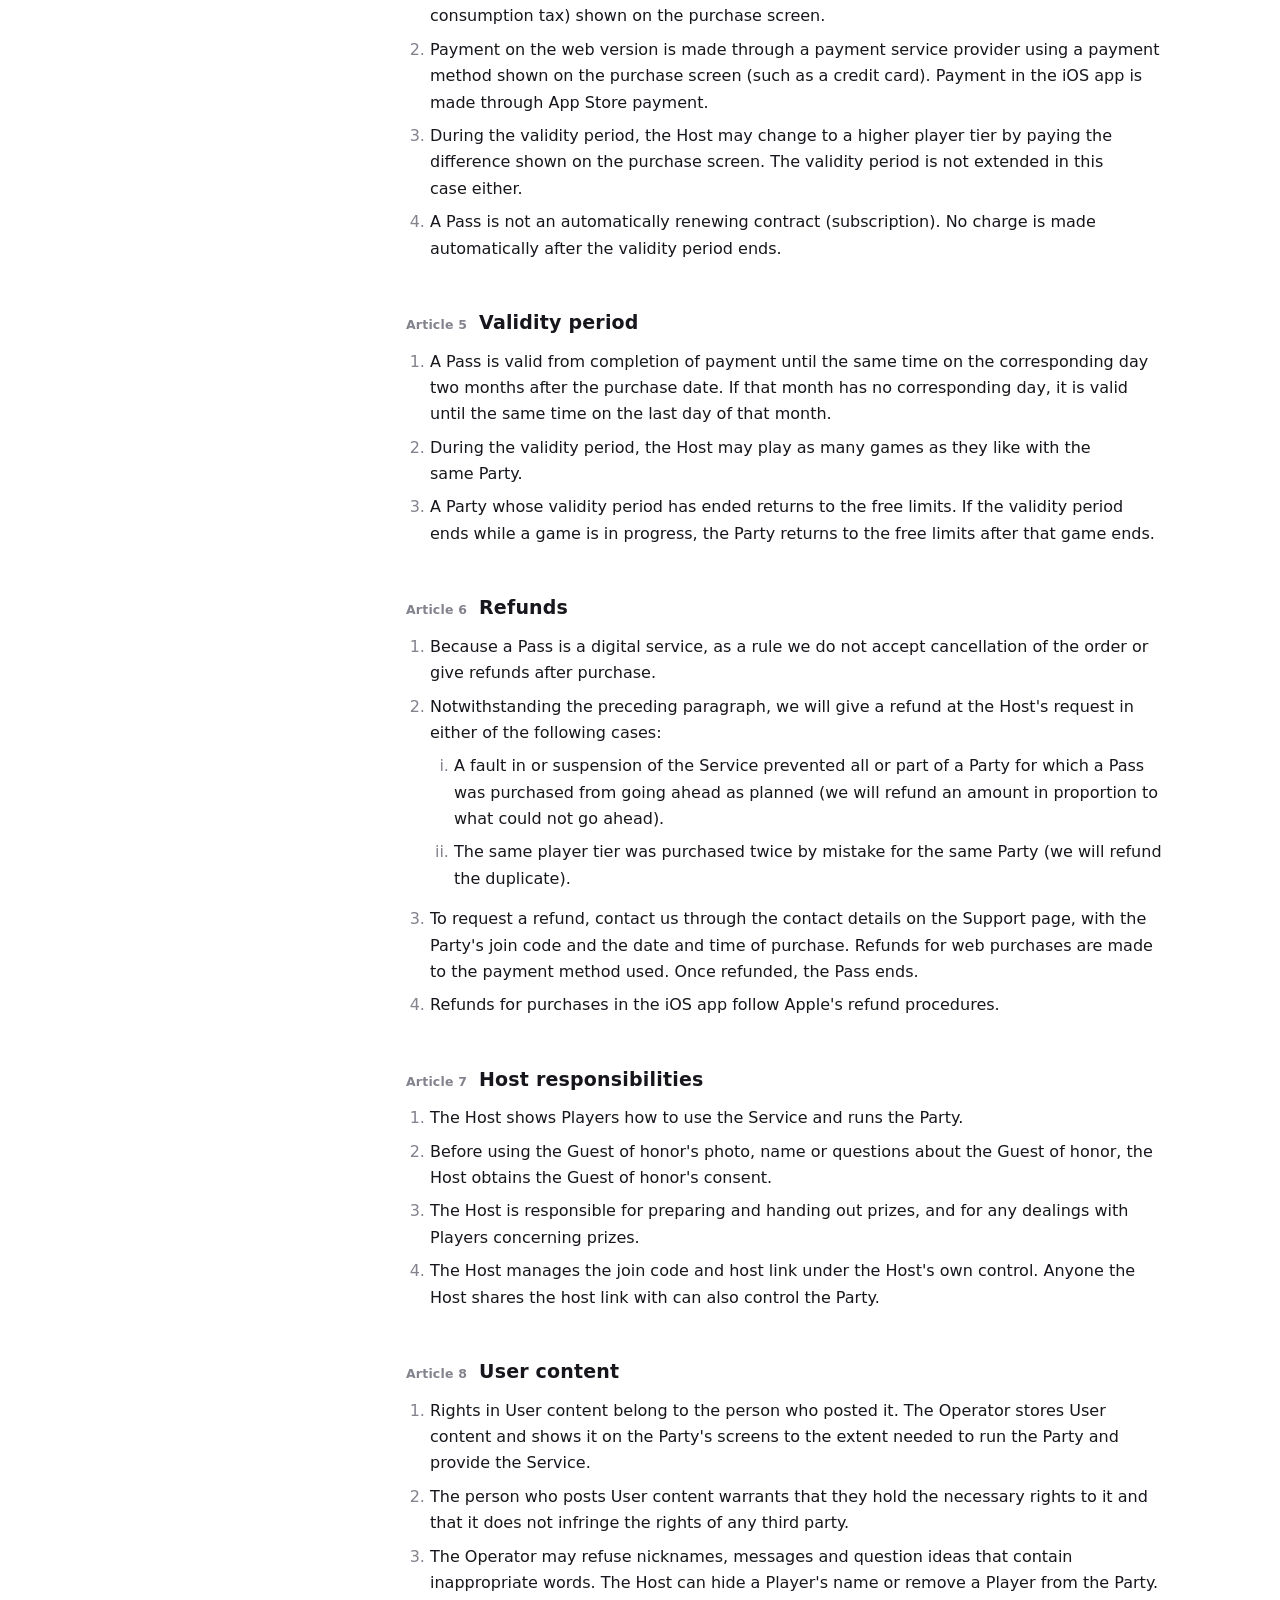
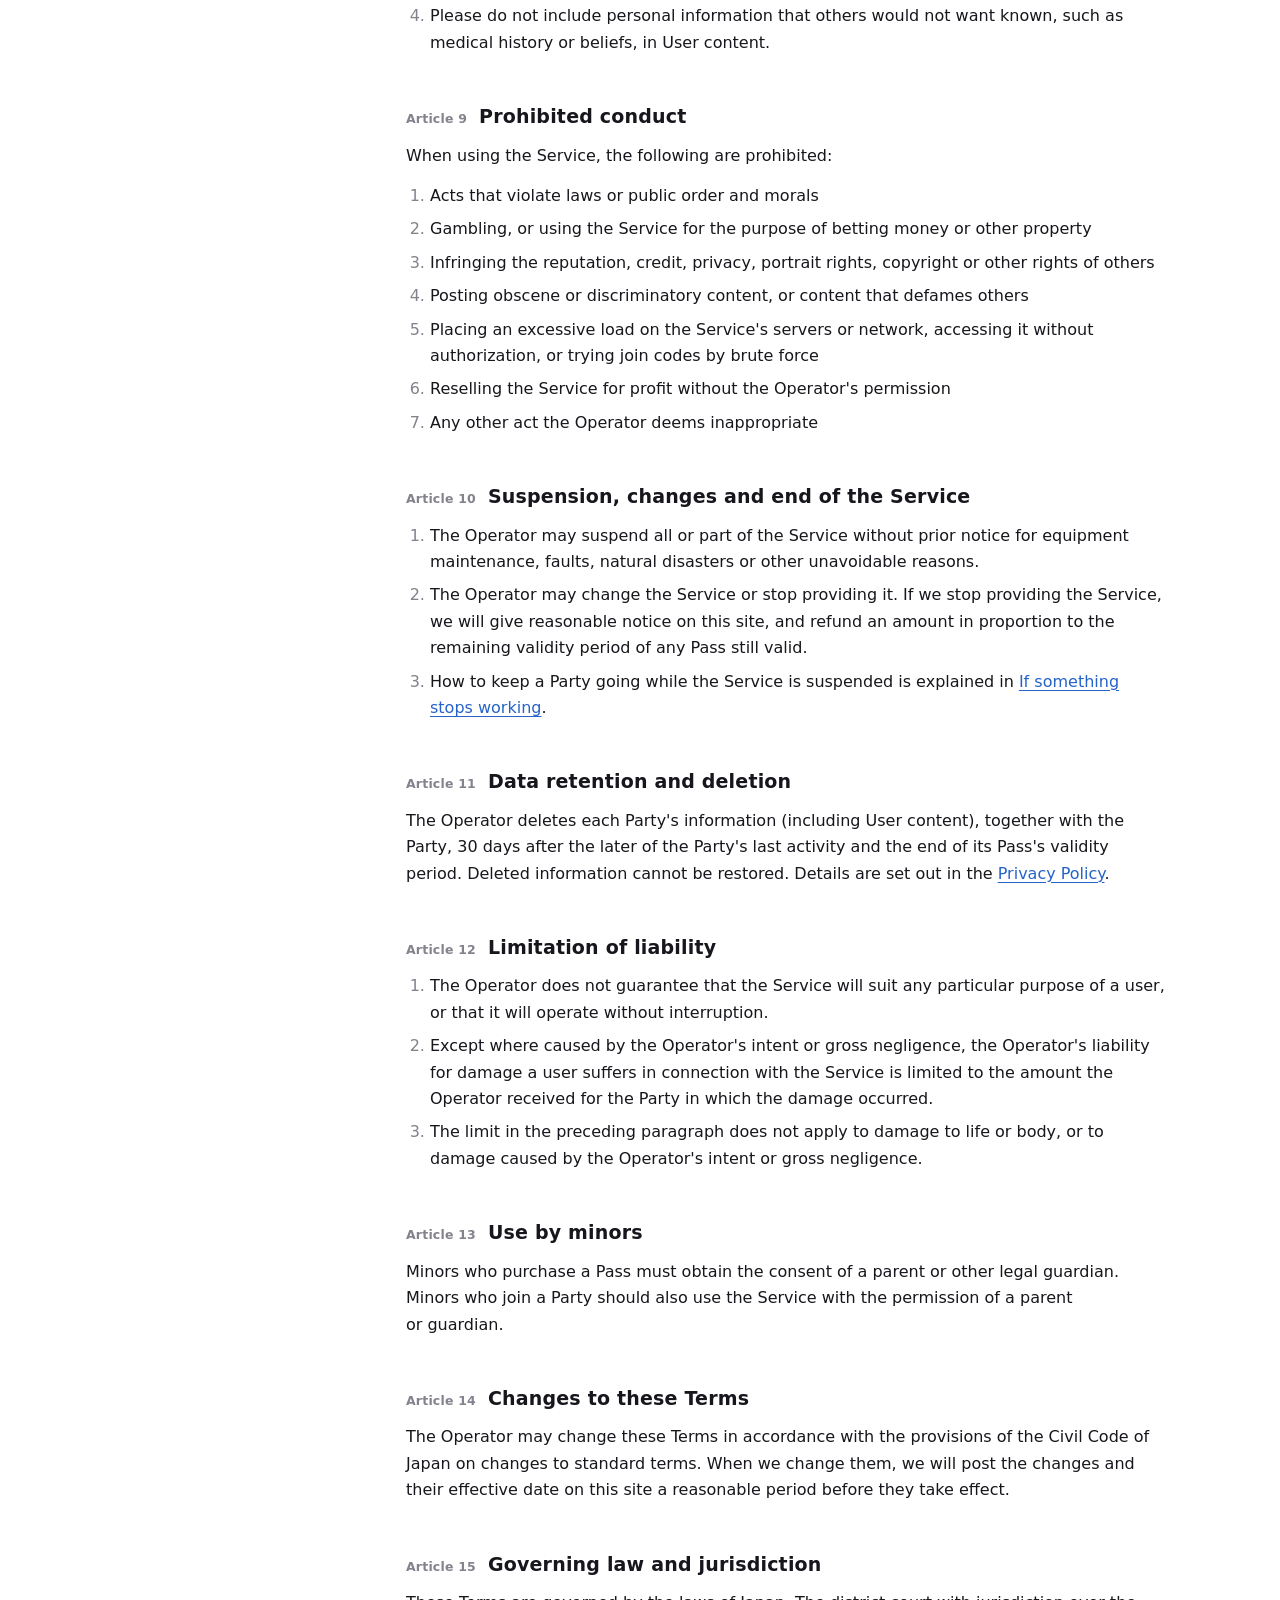
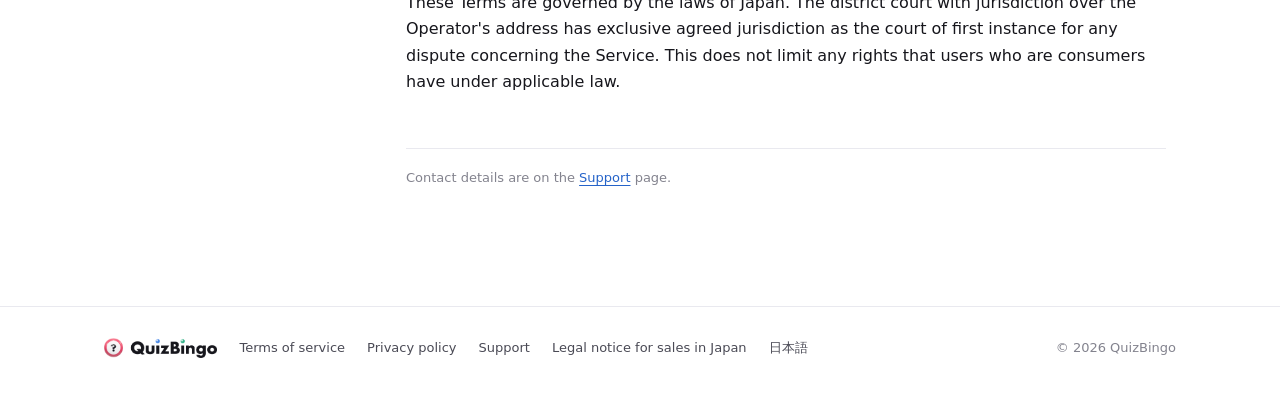
<file: en/terms.html>
<!doctype html>
<html lang="en">
<head>
<meta charset="utf-8">
<meta name="viewport" content="width=device-width,initial-scale=1,viewport-fit=cover">
<title>Terms of Service | QuizBingo</title>
<meta name="description" content="QuizBingo Terms of Service: conditions of use, pricing, refunds and prohibited conduct.">
<link rel="alternate" hreflang="ja" href="https://jsakuta.github.io/quizbingo-legal/terms.html">
<link rel="alternate" hreflang="en" href="https://jsakuta.github.io/quizbingo-legal/en/terms.html">
<link rel="icon" href="../assets/icon.png">
<link rel="apple-touch-icon" href="../assets/icon.png">
<link rel="stylesheet" href="../assets/site.css">
<script src="../assets/site.js" defer></script>
</head>
<body>
<!-- 日本語の terms.html（正本）の英語の訳（全世界の計画 L8）。日本語を直したら、ここも同じに直す -->
<header class="top"><div class="wrap">
  <a href="./" aria-label="QuizBingo official site"><img class="logo" src="../assets/logo.png" alt="QuizBingo" width="907" height="160"></a>
  <nav aria-label="Documents"><a href="terms.html" aria-current="page">Terms of service</a><a href="privacy.html">Privacy policy</a><a href="support.html">Support</a><a href="../terms.html" hreflang="ja" lang="ja">日本語</a></nav>
</div></header>

<main class="doc has-toc">
<div class="doc-lead">
<a class="back" href="./"><svg viewBox="0 0 16 16" aria-hidden="true"><path d="M10 3 5 8l5 5"/></svg>All documents</a>
<div class="doc-head">
  <img src="../assets/balls/en/d-terms.webp" alt="" width="64" height="64">
  <h1>Terms of Service</h1>
  <p>Effective date: November 27, 2026</p>
</div>

<p class="translation">This is an English translation of the <a href="../terms.html" hreflang="ja" lang="ja">Japanese original</a>. If the two versions differ, the Japanese version prevails.</p>

<p class="intro">These Terms set out the conditions for using the game service "QuizBingo" (including the web version and the iOS app; the "Service") provided by the QuizBingo operator (the "Operator"). By using the Service, you agree to these Terms.</p>
</div>

<nav class="toc" aria-label="Contents"><b>Contents</b><ol>
<li><a href="#a1">Definitions</a></li><li><a href="#a2">Agreement to these Terms</a></li><li><a href="#a3">The Service</a></li><li><a href="#a4">Purchasing a Pass</a></li>
<li><a href="#a5">Validity period</a></li><li><a href="#a6">Refunds</a></li><li><a href="#a7">Host responsibilities</a></li><li><a href="#a8">User content</a></li>
<li><a href="#a9">Prohibited conduct</a></li><li><a href="#a10">Suspension, changes and end of the Service</a></li><li><a href="#a11">Data retention and deletion</a></li><li><a href="#a12">Limitation of liability</a></li>
<li><a href="#a13">Use by minors</a></li><li><a href="#a14">Changes to these Terms</a></li><li><a href="#a15">Governing law and jurisdiction</a></li>
</ol></nav>

<div class="doc-body">
<h2 id="a1"><span class="no">Article 1</span>Definitions</h2>
<ol>
<li>"Party" means a single game unit created in the Service, identified by a join code and a QR code.</li>
<li>"Host" means the person who creates and runs a Party.</li>
<li>"Player" means a person who joins a Party using the join code or QR code.</li>
<li>"Guest of honor" means the person or people being celebrated at a Party (such as the couple at a wedding, or the person leaving at a farewell party).</li>
<li>"Pass" means the right, purchased for each Party, to raise the player limit and use paid features.</li>
<li>"User content" means information that a Host, Player or Guest of honor enters into or sends to the Service (including nicknames, avatars, quiz answers, questions, question ideas, messages, photos of the Guest of honor, and the names and images of prizes).</li>
</ol>

<h2 id="a2"><span class="no">Article 2</span>Agreement to these Terms</h2>
<ol>
<li>A Host is deemed to agree to these Terms and the Privacy Policy when creating a Party, and a Player when joining a Party.</li>
<li>The purchase screen for a Pass shows a link to these Terms, and completing the purchase is deemed agreement to these Terms.</li>
</ol>

<h2 id="a3"><span class="no">Article 3</span>The Service</h2>
<ol>
<li>The Service shows a bingo card on each Player's smartphone and provides a game that combines a number draw with quizzes.</li>
<li>Parties of up to 10 players, with 4×4 cards and up to 10 questions, can be used free of charge. Using settings beyond this requires purchasing a Pass.</li>
<li>The Service does not provide prizes. The Host prepares any prizes at the Host's own cost and responsibility, within the range of items generally accepted as being for momentary entertainment.</li>
<li>The Operator participates in the Rakuten affiliate program. Products chosen with "Search Rakuten Ichiba" on the prize screen (available in Japanese-language Parties) and links to Rakuten Ichiba product pages entered by the Host are converted into links that pay the Operator a referral fee. Any purchase made through such a link is a transaction between the user and the seller, and the price does not change.</li>
</ol>

<h2 id="a4"><span class="no">Article 4</span>Purchasing a Pass</h2>
<ol>
<li>For each Party, the Host may purchase a Pass for the player tier and price (including consumption tax) shown on the purchase screen.</li>
<li>Payment on the web version is made through a payment service provider using a payment method shown on the purchase screen (such as a credit card). Payment in the iOS app is made through App Store payment.</li>
<li>During the validity period, the Host may change to a higher player tier by paying the difference shown on the purchase screen. The validity period is not extended in this case either.</li>
<li>A Pass is not an automatically renewing contract (subscription). No charge is made automatically after the validity period ends.</li>
</ol>

<h2 id="a5"><span class="no">Article 5</span>Validity period</h2>
<ol>
<li>A Pass is valid from completion of payment until the same time on the corresponding day two months after the purchase date. If that month has no corresponding day, it is valid until the same time on the last day of that month.</li>
<li>During the validity period, the Host may play as many games as they like with the same Party.</li>
<li>A Party whose validity period has ended returns to the free limits. If the validity period ends while a game is in progress, the Party returns to the free limits after that game ends.</li>
</ol>

<h2 id="a6"><span class="no">Article 6</span>Refunds</h2>
<ol>
<li>Because a Pass is a digital service, as a rule we do not accept cancellation of the order or give refunds after purchase.</li>
<li>Notwithstanding the preceding paragraph, we will give a refund at the Host's request in either of the following cases:
  <ol>
  <li>A fault in or suspension of the Service prevented all or part of a Party for which a Pass was purchased from going ahead as planned (we will refund an amount in proportion to what could not go ahead).</li>
  <li>The same player tier was purchased twice by mistake for the same Party (we will refund the duplicate).</li>
  </ol>
</li>
<li>To request a refund, contact us through the contact details on the Support page, with the Party's join code and the date and time of purchase. Refunds for web purchases are made to the payment method used. Once refunded, the Pass ends.</li>
<li>Refunds for purchases in the iOS app follow Apple's refund procedures.</li>
</ol>

<h2 id="a7"><span class="no">Article 7</span>Host responsibilities</h2>
<ol>
<li>The Host shows Players how to use the Service and runs the Party.</li>
<li>Before using the Guest of honor's photo, name or questions about the Guest of honor, the Host obtains the Guest of honor's consent.</li>
<li>The Host is responsible for preparing and handing out prizes, and for any dealings with Players concerning prizes.</li>
<li>The Host manages the join code and host link under the Host's own control. Anyone the Host shares the host link with can also control the Party.</li>
</ol>

<h2 id="a8"><span class="no">Article 8</span>User content</h2>
<ol>
<li>Rights in User content belong to the person who posted it. The Operator stores User content and shows it on the Party's screens to the extent needed to run the Party and provide the Service.</li>
<li>The person who posts User content warrants that they hold the necessary rights to it and that it does not infringe the rights of any third party.</li>
<li>The Operator may refuse nicknames, messages and question ideas that contain inappropriate words. The Host can hide a Player's name or remove a Player from the Party.</li>
<li>Please do not include personal information that others would not want known, such as medical history or beliefs, in User content.</li>
</ol>

<h2 id="a9"><span class="no">Article 9</span>Prohibited conduct</h2>
<p>When using the Service, the following are prohibited:</p>
<ol>
<li>Acts that violate laws or public order and morals</li>
<li>Gambling, or using the Service for the purpose of betting money or other property</li>
<li>Infringing the reputation, credit, privacy, portrait rights, copyright or other rights of others</li>
<li>Posting obscene or discriminatory content, or content that defames others</li>
<li>Placing an excessive load on the Service's servers or network, accessing it without authorization, or trying join codes by brute force</li>
<li>Reselling the Service for profit without the Operator's permission</li>
<li>Any other act the Operator deems inappropriate</li>
</ol>

<h2 id="a10"><span class="no">Article 10</span>Suspension, changes and end of the Service</h2>
<ol>
<li>The Operator may suspend all or part of the Service without prior notice for equipment maintenance, faults, natural disasters or other unavoidable reasons.</li>
<li>The Operator may change the Service or stop providing it. If we stop providing the Service, we will give reasonable notice on this site, and refund an amount in proportion to the remaining validity period of any Pass still valid.</li>
<li>How to keep a Party going while the Service is suspended is explained in <a href="https://quizbingo.pages.dev/en/trouble/">If something stops working</a>.</li>
</ol>

<h2 id="a11"><span class="no">Article 11</span>Data retention and deletion</h2>
<p>The Operator deletes each Party's information (including User content), together with the Party, 30 days after the later of the Party's last activity and the end of its Pass's validity period. Deleted information cannot be restored. Details are set out in the <a href="privacy.html">Privacy Policy</a>.</p>

<h2 id="a12"><span class="no">Article 12</span>Limitation of liability</h2>
<ol>
<li>The Operator does not guarantee that the Service will suit any particular purpose of a user, or that it will operate without interruption.</li>
<li>Except where caused by the Operator's intent or gross negligence, the Operator's liability for damage a user suffers in connection with the Service is limited to the amount the Operator received for the Party in which the damage occurred.</li>
<li>The limit in the preceding paragraph does not apply to damage to life or body, or to damage caused by the Operator's intent or gross negligence.</li>
</ol>

<h2 id="a13"><span class="no">Article 13</span>Use by minors</h2>
<p>Minors who purchase a Pass must obtain the consent of a parent or other legal guardian. Minors who join a Party should also use the Service with the permission of a parent or guardian.</p>

<h2 id="a14"><span class="no">Article 14</span>Changes to these Terms</h2>
<p>The Operator may change these Terms in accordance with the provisions of the Civil Code of Japan on changes to standard terms. When we change them, we will post the changes and their effective date on this site a reasonable period before they take effect.</p>

<h2 id="a15"><span class="no">Article 15</span>Governing law and jurisdiction</h2>
<p>These Terms are governed by the laws of Japan. The district court with jurisdiction over the Operator's address has exclusive agreed jurisdiction as the court of first instance for any dispute concerning the Service. This does not limit any rights that users who are consumers have under applicable law.</p>

<p class="meta">Contact details are on the <a href="support.html">Support</a> page.</p>
</div>
</main>

<footer class="foot"><div class="wrap">
  <img src="../assets/logo.png" alt="QuizBingo" width="907" height="160">
  <a href="terms.html">Terms of service</a><a href="privacy.html">Privacy policy</a><a href="support.html">Support</a><a href="../tokushoho.html" hreflang="ja">Legal notice for sales in Japan</a><a href="../terms.html" hreflang="ja" lang="ja">日本語</a>
  <span class="copy">© 2026 QuizBingo</span>
</div></footer>
</body>
</html>
</file>
<file: assets/site.css>
/*
 * QuizBingo 公式サイト（GitHub Pages）。アプリと同じ白い地・宝石の色・立体の玉で組む。
 * 外部の書体は読み込まない（閲覧者の情報を外部へ送らないため。プライバシーポリシー 6）。
 */
:root{
  color-scheme:light;
  --ink:#16161C; --ink2:#4A4A55; --mute:#83838E; --line:#E9E9EF; --sf:#F5F5F8; --sf2:#EDEDF2; --bg:#FFFFFF;
  --ruby:#E74D6D; --ruby-d:#C93152; --sapphire:#377EE3; --sapphire-d:#2563C9; --emerald:#12AC80; --amethyst:#9462D3; --topaz:#F5AE39;
  --f:"Hiragino Sans","Hiragino Kaku Gothic ProN","Noto Sans JP","Yu Gothic UI","Meiryo",system-ui,sans-serif;
  --num:"Avenir Next","Helvetica Neue","Segoe UI",system-ui,sans-serif;
  --ease:cubic-bezier(.23,1,.32,1);
  --maxw:1120px;
  --head:64px;
}
*{box-sizing:border-box}
html{-webkit-text-size-adjust:100%;scroll-behavior:smooth;scroll-padding-top:calc(var(--head) + 20px)}
body{margin:0;background:var(--bg);color:var(--ink);font-family:var(--f);font-size:16px;line-height:1.9;letter-spacing:.02em;-webkit-font-smoothing:antialiased;text-rendering:optimizeLegibility;line-break:strict}
a{color:inherit}
img{max-width:100%;display:block}
h1,h2,h3,b{font-feature-settings:"palt";letter-spacing:.01em}
h1,h2,h3{word-break:auto-phrase;text-wrap:balance}
p,li,td{text-wrap:pretty}
:focus-visible{outline:2px solid var(--sapphire);outline-offset:3px;border-radius:8px}
.wrap{max-width:var(--maxw);margin:0 auto;padding:0 24px}

/* ---------- 上の帯（透ける素材。下の文が流れて見える） ---------- */
.top{position:sticky;top:0;z-index:10;background:rgba(255,255,255,.78);backdrop-filter:saturate(180%) blur(20px);-webkit-backdrop-filter:saturate(180%) blur(20px);box-shadow:0 1px 0 rgba(22,22,28,.06)}
.top .wrap{display:flex;align-items:center;gap:18px;height:var(--head)}
.top .logo{height:26px;width:auto}
.top nav{margin-left:auto;display:flex;gap:2px}
.top nav a{font-size:13.5px;font-weight:700;color:var(--ink2);text-decoration:none;padding:7px 13px;border-radius:99px;transition:background-color 160ms ease,color 160ms ease}
.top nav a[aria-current="page"]{background:var(--ink);color:#fff}
@media (hover:hover) and (pointer:fine){.top nav a:not([aria-current]):hover{background:var(--sf);color:var(--ink)}}
@media (max-width:760px){.top nav{display:none}}

/* ---------- 入口（文書の一覧） ---------- */
.hero{position:relative;padding:92px 0 60px;text-align:center}
.hero-bg{position:absolute;inset:0 0 -40px;overflow:hidden;pointer-events:none;-webkit-mask-image:linear-gradient(#000 55%,transparent);mask-image:linear-gradient(#000 55%,transparent)}
.hero-bg::before{content:"";position:absolute;inset:0;background-image:radial-gradient(rgba(22,22,28,.075) 1px,transparent 1.3px);background-size:22px 22px;-webkit-mask-image:radial-gradient(ellipse 60% 70% at 50% 38%,#000 25%,transparent 72%);mask-image:radial-gradient(ellipse 60% 70% at 50% 38%,#000 25%,transparent 72%)}
.hero .orb{position:absolute;border-radius:50%;filter:blur(64px);opacity:.26}
.hero .orb.a{width:360px;height:360px;background:var(--ruby);left:-110px;top:-70px}
.hero .orb.b{width:320px;height:320px;background:var(--sapphire);right:-90px;top:30px}
.hero .orb.c{width:260px;height:260px;background:var(--emerald);left:50%;margin-left:-130px;top:62%}
.hero .wrap{position:relative}
.hero-ball{width:128px;height:128px;margin:0 auto 26px;filter:drop-shadow(0 24px 22px rgba(231,77,109,.26));animation:arrive 900ms var(--ease) both}
.hero h1{margin:0;font-family:"Futura","Avenir Next",var(--f);font-weight:800;font-size:clamp(40px,6.2vw,62px);letter-spacing:-.02em;line-height:1.05;animation:rise 700ms var(--ease) 80ms both}
.hero h1 small{display:block;font-family:var(--f);font-size:clamp(15px,1.9vw,19px);font-weight:800;letter-spacing:.14em;color:var(--ink2);margin-top:14px}
.hero .lead{margin:18px auto 0;max-width:34em;color:var(--ink2);font-size:15.5px;font-weight:600;line-height:1.95;word-break:auto-phrase;text-wrap:balance;animation:rise 700ms var(--ease) 140ms both}
@keyframes arrive{from{opacity:0;transform:translateY(-14px) scale(.94) rotate(-10deg)}}
@keyframes rise{from{opacity:0;transform:translateY(12px)}}

.cards{display:grid;grid-template-columns:repeat(2,minmax(0,1fr));gap:14px;max-width:900px;margin:0 auto;padding:6px 0 36px}
.card.primary{grid-column:1/-1}
@media (max-width:720px){.cards{grid-template-columns:1fr}}
.card{position:relative;display:grid;grid-template-columns:68px minmax(0,1fr) 20px;gap:4px 18px;align-items:center;padding:20px 22px 20px 20px;border-radius:24px;background:var(--sf);text-decoration:none;color:var(--ink);transition:transform 220ms var(--ease),box-shadow 220ms var(--ease),background-color 220ms ease;animation:rise 620ms var(--ease) both;animation-delay:calc(var(--i,0) * 60ms + 200ms)}
.card:active{transform:scale(.985);transition-duration:120ms}
.card img{grid-row:span 2;width:68px;height:68px;transition:transform 420ms var(--ease)}
.card b{font-size:17.5px;font-weight:800;line-height:1.45;align-self:end}
.card span{grid-column:2;font-size:13.5px;color:var(--ink2);line-height:1.7;align-self:start}
.card .go{grid-column:3;grid-row:1/span 2;width:16px;height:16px;fill:none;stroke:currentColor;stroke-width:2;stroke-linecap:round;stroke-linejoin:round;opacity:.35;transition:transform 220ms var(--ease),opacity 220ms ease}
.card.primary{background:var(--ink);color:#fff;padding-top:24px;padding-bottom:24px}
.card.primary span{color:rgba(255,255,255,.7)}
.card.primary .go{opacity:.7}
@media (hover:hover) and (pointer:fine){
  .card:hover{background:#fff;transform:translateY(-2px);box-shadow:0 0 0 1px rgba(22,22,28,.07),0 20px 40px -24px rgba(22,22,28,.36)}
  .card.primary:hover{background:#24242C}
  .card:hover img{transform:rotate(-8deg) scale(1.05)}
  .card:hover .go{transform:translateX(3px);opacity:.8}
}
.note{color:var(--mute);font-size:13px;text-align:center;margin:6px 0 80px;line-height:1.9}

/* ---------- 文書 ---------- */
.doc{max-width:808px;margin:0 auto;padding:36px 24px 104px}
.doc-lead,.doc-body{min-width:0}
.doc .back{display:inline-flex;align-items:center;gap:4px;margin:0 0 22px -6px;padding:5px 12px 5px 6px;border-radius:99px;font-size:13px;font-weight:700;color:var(--ink2);text-decoration:none;transition:background-color 160ms ease,transform 160ms var(--ease)}
.back svg{width:16px;height:16px;fill:none;stroke:currentColor;stroke-width:2;stroke-linecap:round;stroke-linejoin:round}
.back:active{transform:scale(.97)}
@media (hover:hover) and (pointer:fine){.back:hover{background:var(--sf);color:var(--ink)}}
.doc-head{display:grid;grid-template-columns:60px 1fr;gap:2px 18px;align-items:center;margin-bottom:26px}
.doc-head img{grid-row:span 2;width:60px;height:60px}
.doc-head h1{margin:0;font-size:clamp(26px,3.4vw,34px);font-weight:900;letter-spacing:0;line-height:1.35}
.doc-head p{margin:0;color:var(--mute);font-size:13px;font-weight:600}
.doc .intro{font-size:15px;color:var(--ink2);background:var(--sf);border-radius:20px;padding:18px 22px;margin:0 0 12px}

/* 目次：狭い画面は本文の前の囲み、広い画面は左の列に固定し、読んでいる条を示す */
.toc{border-radius:20px;border:1px solid var(--line);padding:16px 22px;margin:18px 0 8px;font-size:14px;line-height:1.7}
.toc b{display:block;font-size:12px;color:var(--mute);letter-spacing:.12em;margin-bottom:6px}
.toc ol{margin:0;padding-left:1.5em;columns:2;column-gap:28px}
.toc li{margin:3px 0;break-inside:avoid}
.toc li::marker{font-family:var(--num);font-size:12px;color:var(--mute)}
.doc .toc a{text-decoration:none;color:var(--ink2);transition:color 160ms ease}
@media (hover:hover) and (pointer:fine){.doc .toc a:hover{color:var(--ink)}}
@media (max-width:620px){.toc ol{columns:1}}
@media (min-width:1120px){
  .doc.has-toc{max-width:1120px;display:grid;grid-template-columns:220px minmax(0,760px);column-gap:72px;justify-content:center;grid-template-areas:". lead" "toc body"}
  .doc.has-toc .doc-lead{grid-area:lead}
  .doc.has-toc .doc-body{grid-area:body}
  .doc.has-toc .toc{grid-area:toc;align-self:start;position:sticky;top:calc(var(--head) + 28px);margin:44px 0 0;padding:0;border:0;max-height:calc(100vh - var(--head) - 56px);overflow:auto}
  .doc.has-toc .toc ol{columns:1;padding:0;list-style:none;border-left:1px solid var(--line)}
  .doc.has-toc .toc li{margin:0}
  .doc.has-toc .toc a[aria-current="true"]{color:var(--ink);font-weight:800}
  .doc.has-toc .toc a{display:block;padding:5px 0 5px 16px;margin-left:-1px;border-left:2px solid transparent;font-size:13.5px}
  .doc.has-toc .toc a[aria-current="true"]{border-left-color:var(--ruby)}
}

.doc h2{font-size:19px;font-weight:800;margin:46px 0 12px;display:flex;align-items:baseline;gap:12px;line-height:1.5}
.doc h2 .no{flex:none;font-family:var(--num);font-size:12.5px;font-weight:700;color:var(--mute);min-width:3.4em;font-feature-settings:"tnum"}
.doc-body > h2:first-child{margin-top:34px}
.doc h3{font-size:16px;font-weight:800;margin:24px 0 8px}
.doc p{margin:0 0 14px}
.doc ol,.doc ul{margin:0 0 14px;padding-left:1.5em}
.doc li{margin:7px 0}
.doc li::marker{font-family:var(--num);color:var(--mute);font-feature-settings:"tnum"}
.doc ol ol{list-style:lower-roman;margin-top:6px}
.doc strong{font-weight:800}
.doc table{width:100%;border-collapse:separate;border-spacing:0;margin:10px 0 22px;font-size:14.5px;border-radius:18px;overflow:hidden;background:var(--sf)}
.doc th,.doc td{padding:13px 16px;border-bottom:1px solid #fff;text-align:left;vertical-align:top;line-height:1.8}
.doc thead th{background:var(--ink);color:#fff;font-weight:800;font-size:13.5px}
.doc tbody th{width:11em;font-weight:800;color:var(--ink);background:var(--sf2)}
.doc tr:last-child td,.doc tr:last-child th{border-bottom:0}
@media (max-width:620px){
  .doc table.kv,.doc table.kv tbody,.doc table.kv tr,.doc table.kv th,.doc table.kv td{display:block;width:auto}
  .doc table.kv th{padding-bottom:2px;border-bottom:0}
  .doc table.kv td{padding-top:4px}
  .table-scroll{overflow-x:auto}
}
.doc .meta{margin-top:52px;padding-top:18px;border-top:1px solid var(--line);color:var(--mute);font-size:13px}
.doc a{color:var(--sapphire-d);text-underline-offset:3px;text-decoration-thickness:1px}
.pending{background:#FFF4D6;border-radius:6px;padding:0 4px}

/* ---------- 下の帯 ---------- */
.foot{border-top:1px solid var(--line);padding:30px 0 calc(42px + env(safe-area-inset-bottom));color:var(--mute);font-size:13px}
.foot .wrap{display:flex;flex-wrap:wrap;gap:10px 22px;align-items:center}
.foot img{height:20px;width:auto}
.foot a{color:var(--ink2);text-decoration:none}
@media (hover:hover) and (pointer:fine){.foot a:hover{color:var(--ink);text-decoration:underline;text-underline-offset:3px}}
.foot .copy{margin-left:auto;font-family:var(--num)}

@media (prefers-reduced-motion:reduce){
  html{scroll-behavior:auto}
  .hero-ball,.hero h1,.hero .lead,.card{animation:none}
  .card,.card img,.card .go,.back{transition:none}
}
@media (prefers-reduced-transparency:reduce){
  .top{background:#fff;backdrop-filter:none;-webkit-backdrop-filter:none}
}
@media print{
  .top,.foot,.toc,.back,.hero-bg{display:none}
  body{font-size:11pt;line-height:1.75;color:#000}
  .doc{display:block;max-width:none;padding:0}
  .doc .intro{background:none;padding:0}
  .doc a{color:#000}
  .doc h2{break-after:avoid}
}

/* 英語の版（en/。全世界の計画 L8）。書体は端末の文字にし、行の高さと字間を和文向けの値から戻す */
:root:lang(en){--f:-apple-system,BlinkMacSystemFont,"SF Pro Text","Helvetica Neue",system-ui,sans-serif}
html:lang(en) body{line-height:1.65;letter-spacing:0;line-break:auto}
html:lang(en) .hero .lead{line-height:1.6}
html:lang(en) .hero h1 small{letter-spacing:.06em}
/* 訳であることと、日本語の版が優先することの断り */
.doc .translation{font-size:13.5px;color:var(--ink2);border:1px solid var(--line);border-radius:16px;padding:12px 18px;margin:0 0 12px}
</file>
